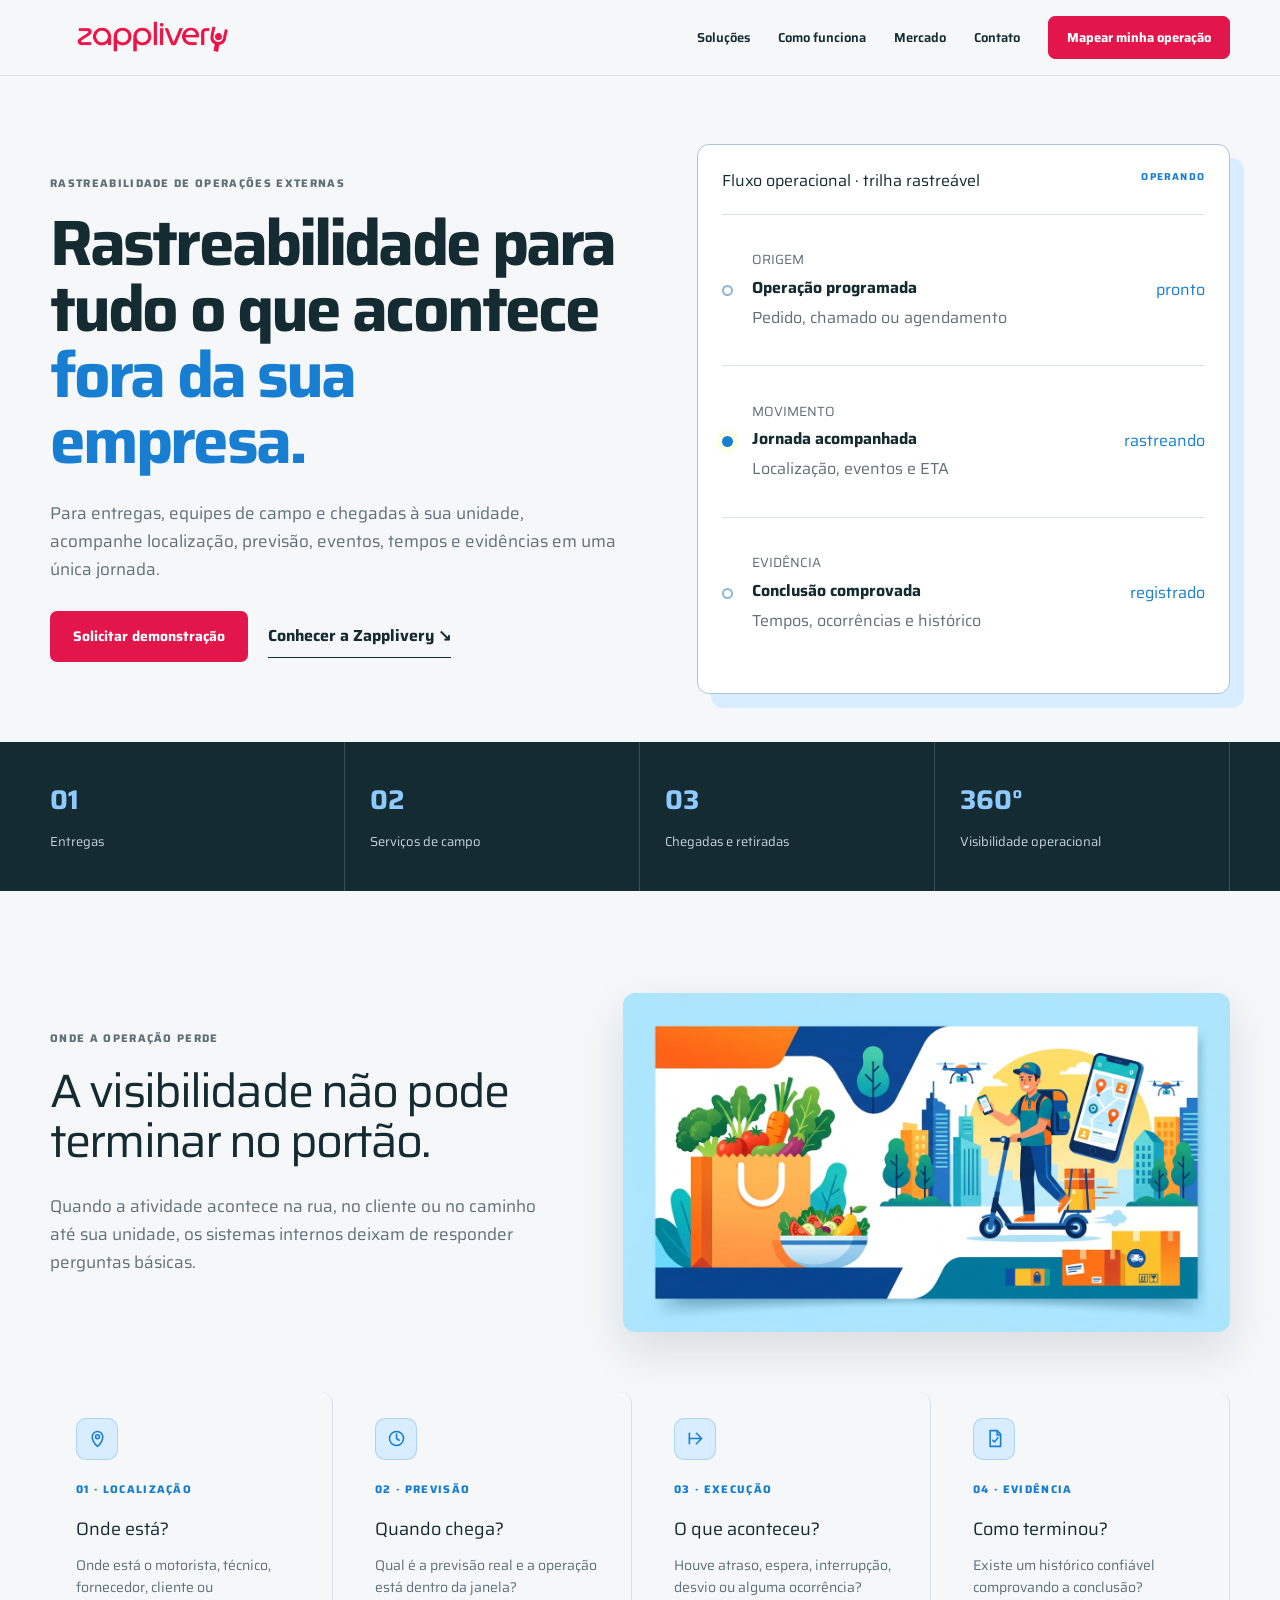
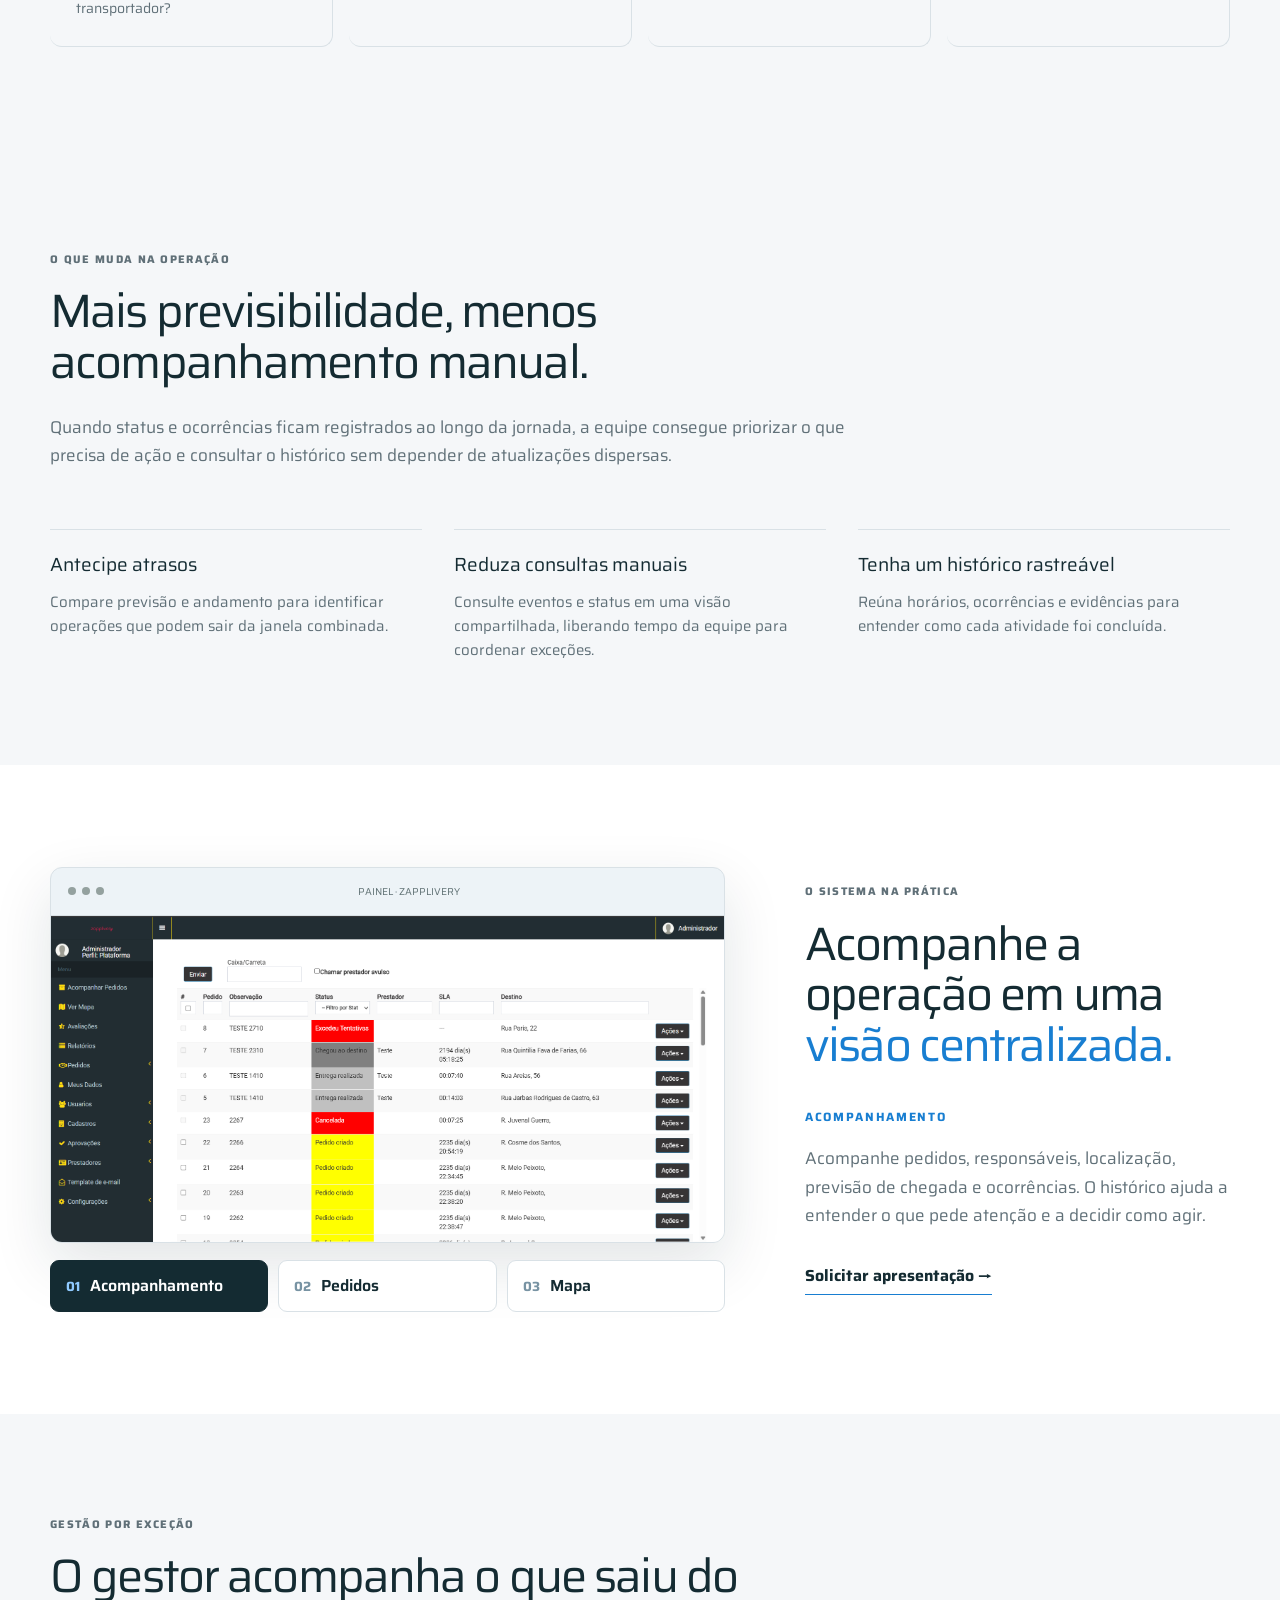
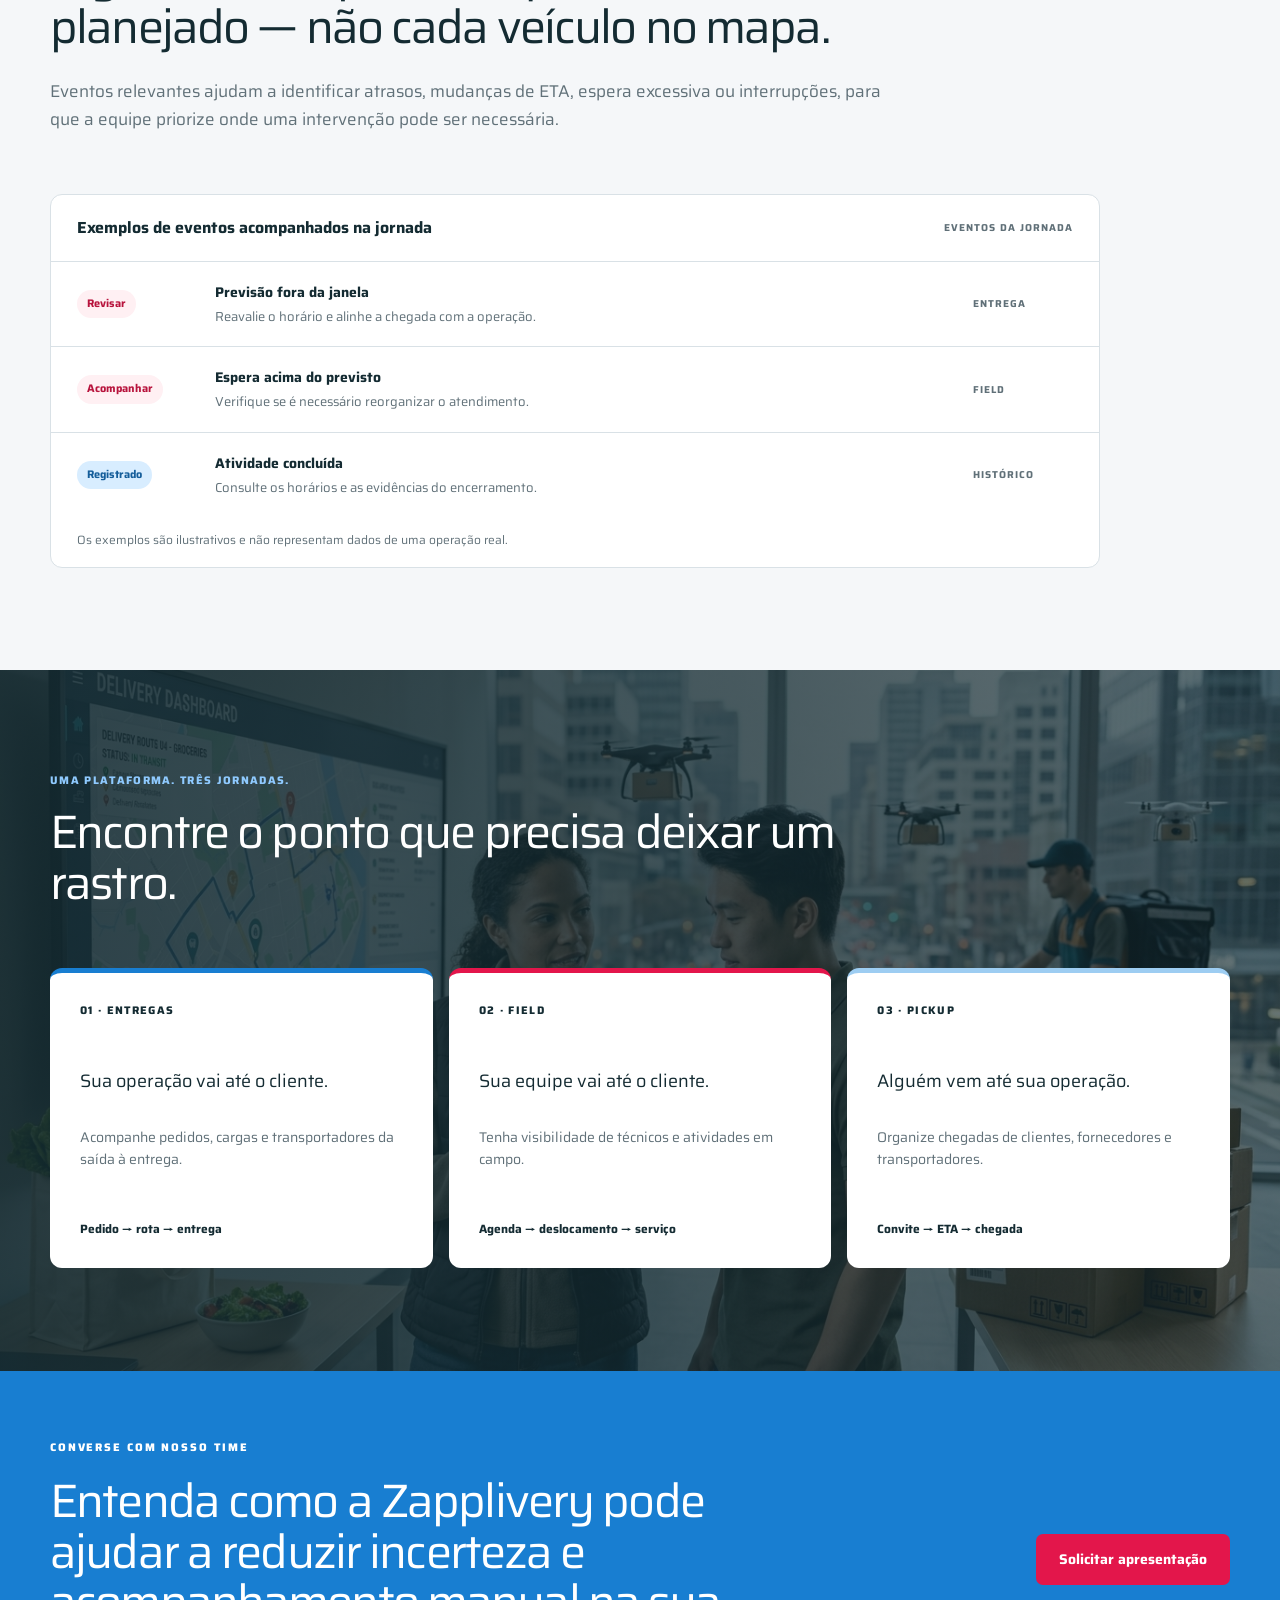
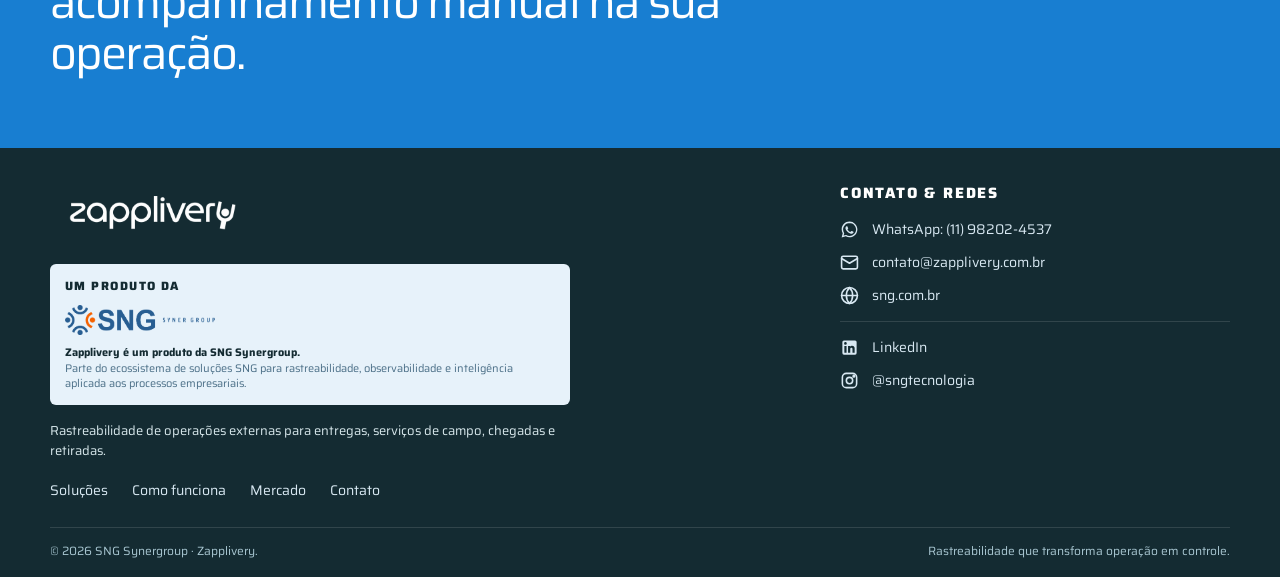
<file: index.html>
<!doctype html>
<html lang="pt-BR">
  <head>
    <meta charset="utf-8" />
    <meta name="viewport" content="width=device-width,initial-scale=1" />
    <title>Zapplivery | Rastreabilidade de operações externas</title>
    <meta
      name="description"
      content="Acompanhe entregas, equipes de campo e chegadas à sua operação com localização, previsão, eventos e evidências em uma única jornada."
    />
    <link rel="icon" href="assets/images/favicon.ico" sizes="any" />
    <link rel="stylesheet" href="assets/css/layout.css" />
    <link rel="stylesheet" href="assets/css/logo.css" />
    <link rel="stylesheet" href="assets/css/screenshots.css" />
    <link rel="stylesheet" href="assets/css/footer.css" />
    <link rel="stylesheet" href="assets/css/sng-logo.css" />
    <link rel="stylesheet" href="assets/css/image-fit.css" />
    <link rel="stylesheet" href="assets/css/theme.css" />
    <link rel="stylesheet" href="assets/css/motion.css" />
    <link rel="stylesheet" href="assets/css/fontcash-layout.css" />
  </head>
  <body class="fc">
    <header class="fc-header">
      <a class="fc-logo" href="index.html">zapplivery</a
      ><button class="fc-menu" type="button" aria-label="Abrir menu" aria-expanded="false"><span></span><span></span><span></span></button>
      <nav class="fc-nav">
        <a href="solucoes.html">Soluções</a
        ><a href="como-funciona.html">Como funciona</a
        ><a href="aplicacoes.html">Mercado</a><a href="contato.html">Contato</a
        ><a class="fc-cta" href="contato.html">Mapear minha operação</a>
      </nav>
    </header>
    <main>
      <section class="fc-hero">
        <div>
          <p class="fc-kicker">Rastreabilidade de operações externas</p>
          <h1>
            Rastreabilidade para tudo o que acontece
            <em>fora da sua empresa.</em>
          </h1>
          <p class="fc-lead">
            Para entregas, equipes de campo e chegadas à sua unidade, acompanhe
            localização, previsão, eventos, tempos e evidências em uma única
            jornada.
          </p>
          <div class="fc-actions">
            <a class="fc-button" href="contato.html"
              >Solicitar demonstração</a
            ><a class="fc-link" href="como-funciona.html"
              >Conhecer a Zapplivery ↘</a
            >
          </div>
        </div>
        <div class="fc-flow">
          <div class="fc-flow-head">
            <span>Fluxo operacional · trilha rastreável</span><b>OPERANDO</b>
          </div>
          <div class="fc-flow-item">
            <i></i>
            <div>
              <small>ORIGEM</small><strong>Operação programada</strong
              ><span>Pedido, chamado ou agendamento</span>
            </div>
            <mark>pronto</mark>
          </div>
          <div class="fc-flow-item live">
            <i></i>
            <div>
              <small>MOVIMENTO</small><strong>Jornada acompanhada</strong
              ><span>Localização, eventos e ETA</span>
            </div>
            <mark>rastreando</mark>
          </div>
          <div class="fc-flow-item">
            <i></i>
            <div>
              <small>EVIDÊNCIA</small><strong>Conclusão comprovada</strong
              ><span>Tempos, ocorrências e histórico</span>
            </div>
            <mark>registrado</mark>
          </div>
        </div>
      </section>
      <section class="fc-strip">
        <div><b>01</b><span>Entregas</span></div>
        <div><b>02</b><span>Serviços de campo</span></div>
        <div><b>03</b><span>Chegadas e retiradas</span></div>
        <div><b>360°</b><span>Visibilidade operacional</span></div>
      </section>
      <section class="fc-section">
        <div class="fc-context-intro">
          <div class="fc-intro">
            <p class="fc-kicker">Onde a operação perde</p>
            <h2>A visibilidade não pode terminar no portão.</h2>
            <p class="fc-copy">
              Quando a atividade acontece na rua, no cliente ou no caminho até sua
              unidade, os sistemas internos deixam de responder perguntas básicas.
            </p>
          </div>
          <img
            class="fc-context-drawing"
            src="assets/images/drawing.jpeg"
            alt="Ilustração de entregas e serviços em campo acompanhados por aplicativo"
            loading="lazy"
          />
        </div>
        <div class="fc-grid-4">
          <article>
            <div class="fc-feature-icon" aria-hidden="true"><svg viewBox="0 0 24 24"><path d="M12 21s6-5.1 6-11a6 6 0 1 0-12 0c0 5.9 6 11 6 11Z"/><circle cx="12" cy="10" r="2.2"/></svg></div>
            <span>01 · LOCALIZAÇÃO</span>
            <h3>Onde está?</h3>
            <p>
              Onde está o motorista, técnico, fornecedor, cliente ou
              transportador?
            </p>
          </article>
          <article>
            <div class="fc-feature-icon" aria-hidden="true"><svg viewBox="0 0 24 24"><circle cx="12" cy="12" r="8"/><path d="M12 7v5l3 2"/></svg></div>
            <span>02 · PREVISÃO</span>
            <h3>Quando chega?</h3>
            <p>Qual é a previsão real e a operação está dentro da janela?</p>
          </article>
          <article>
            <div class="fc-feature-icon" aria-hidden="true"><svg viewBox="0 0 24 24"><path d="M5 12h14M13 6l6 6-6 6"/><path d="M5 6v12"/></svg></div>
            <span>03 · EXECUÇÃO</span>
            <h3>O que aconteceu?</h3>
            <p>
              Houve atraso, espera, interrupção, desvio ou alguma ocorrência?
            </p>
          </article>
          <article>
            <div class="fc-feature-icon" aria-hidden="true"><svg viewBox="0 0 24 24"><path d="M7 3h8l4 4v14H7z"/><path d="M15 3v5h4M10 14l2 2 4-5"/></svg></div>
            <span>04 · EVIDÊNCIA</span>
            <h3>Como terminou?</h3>
            <p>Existe um histórico confiável comprovando a conclusão?</p>
          </article>
        </div>
      </section>
      <section class="fc-section fc-outcomes-section">
        <div class="fc-intro">
          <p class="fc-kicker">O que muda na operação</p>
          <h2>Mais previsibilidade, menos acompanhamento manual.</h2>
          <p class="fc-copy">
            Quando status e ocorrências ficam registrados ao longo da jornada,
            a equipe consegue priorizar o que precisa de ação e consultar o
            histórico sem depender de atualizações dispersas.
          </p>
        </div>
        <div class="fc-outcomes">
          <article>
            <h3>Antecipe atrasos</h3>
            <p>
              Compare previsão e andamento para identificar operações que
              podem sair da janela combinada.
            </p>
          </article>
          <article>
            <h3>Reduza consultas manuais</h3>
            <p>
              Consulte eventos e status em uma visão compartilhada, liberando
              tempo da equipe para coordenar exceções.
            </p>
          </article>
          <article>
            <h3>Tenha um histórico rastreável</h3>
            <p>
              Reúna horários, ocorrências e evidências para entender como cada
              atividade foi concluída.
            </p>
          </article>
        </div>
      </section>
      <section class="fc-section fc-system-section">
        <div class="fc-system-layout">
          <div class="fc-system-visual">
            <div class="fc-screen">
              <div class="fc-screen-bar">
                <i></i><i></i><i></i><span>PAINEL · ZAPPLIVERY</span>
              </div>
              <img
                id="platform-shot"
                src="assets/images/acompanharpedidos.png"
                alt="Painel de acompanhamento da Zapplivery"
              />
            </div>
            <div class="fc-tabs fc-tabs-row">
              <button
                class="fc-tab active"
                data-shot="assets/images/acompanharpedidos.png"
                data-label="ACOMPANHAMENTO"
                data-description="Acompanhe pedidos, responsáveis, localização, previsão de chegada e ocorrências. O histórico ajuda a entender o que pede atenção e a decidir como agir."
              >
                <small>01</small>Acompanhamento</button
              ><button
                class="fc-tab"
                data-shot="assets/images/pedidos.png"
                data-label="PEDIDOS"
                data-description="Filtre pedidos, acompanhe prestadores, SLAs, destinos e ocorrências em um único painel."
              >
                <small>02</small>Pedidos</button
              ><button
                class="fc-tab"
                data-shot="assets/images/vernomapa.png"
                data-label="MAPA"
                data-description="Visualize rotas, localizações e movimentações da operação em tempo real."
              >
                <small>03</small>Mapa
              </button>
            </div>
          </div>
          <div class="fc-system-copy">
            <p class="fc-kicker">O sistema na prática</p>
            <h2>Acompanhe a operação em uma <em>visão centralizada.</em></h2>
            <b id="shot-label">ACOMPANHAMENTO</b>
            <p id="shot-description" class="fc-copy">
              Acompanhe pedidos, responsáveis, localização, previsão de
              chegada e ocorrências. O histórico ajuda a entender o que pede
              atenção e a decidir como agir.
            </p>
            <a class="fc-system-link" href="contato.html"
              >Solicitar apresentação →</a
            >
          </div>
        </div>
      </section>
      <section class="fc-section fc-exceptions-section">
        <div class="fc-intro">
          <p class="fc-kicker">Gestão por exceção</p>
          <h2>O gestor acompanha o que saiu do planejado — não cada veículo no mapa.</h2>
          <p class="fc-copy">
            Eventos relevantes ajudam a identificar atrasos, mudanças de ETA,
            espera excessiva ou interrupções, para que a equipe priorize onde
            uma intervenção pode ser necessária.
          </p>
        </div>
        <div
          class="fc-exception-panel"
          aria-label="Exemplos ilustrativos de eventos operacionais"
        >
          <div class="fc-exception-panel-head">
            <strong>Exemplos de eventos acompanhados na jornada</strong>
            <span>EVENTOS DA JORNADA</span>
          </div>
          <ul class="fc-exception-list">
            <li>
              <span class="fc-exception-status attention">Revisar</span>
              <span>
                <strong>Previsão fora da janela</strong>
                <small>Reavalie o horário e alinhe a chegada com a operação.</small>
              </span>
              <span class="fc-exception-type">ENTREGA</span>
            </li>
            <li>
              <span class="fc-exception-status attention">Acompanhar</span>
              <span>
                <strong>Espera acima do previsto</strong>
                <small>Verifique se é necessário reorganizar o atendimento.</small>
              </span>
              <span class="fc-exception-type">FIELD</span>
            </li>
            <li>
              <span class="fc-exception-status recorded">Registrado</span>
              <span>
                <strong>Atividade concluída</strong>
                <small>Consulte os horários e as evidências do encerramento.</small>
              </span>
              <span class="fc-exception-type">HISTÓRICO</span>
            </li>
          </ul>
          <p class="fc-exception-note">
            Os exemplos são ilustrativos e não representam dados de uma
            operação real.
          </p>
        </div>
      </section>
      <section class="fc-section fc-delivery-section">
        <div class="fc-intro">
          <p class="fc-kicker">Uma plataforma. Três jornadas.</p>
          <h2>Encontre o ponto que precisa deixar um rastro.</h2>
        </div>
        <div class="fc-cards">
          <article class="fc-card">
            <small>01 · ENTREGAS</small>
            <h3>Sua operação vai até o cliente.</h3>
            <p>
              Acompanhe pedidos, cargas e transportadores da saída à entrega.
            </p>
            <b>Pedido → rota → entrega</b>
          </article>
          <article class="fc-card">
            <small>02 · FIELD</small>
            <h3>Sua equipe vai até o cliente.</h3>
            <p>Tenha visibilidade de técnicos e atividades em campo.</p>
            <b>Agenda → deslocamento → serviço</b>
          </article>
          <article class="fc-card">
            <small>03 · PICKUP</small>
            <h3>Alguém vem até sua operação.</h3>
            <p>
              Organize chegadas de clientes, fornecedores e transportadores.
            </p>
            <b>Convite → ETA → chegada</b>
          </article>
        </div>
      </section>
      <section class="fc-cta-band">
        <div class="fc-cta-copy">
          <p class="fc-cta-kicker">Converse com nosso time</p>
          <h2>
            Entenda como a Zapplivery pode ajudar a reduzir incerteza e
            acompanhamento manual na sua operação.
          </h2>
        </div>
        <a class="fc-cta" href="contato.html">Solicitar apresentação</a>
      </section>
    </main>
    <footer class="fc-footer">
      <div>
        <a class="fc-logo" href="index.html">zapplivery</a>
        <p>
          Rastreabilidade para entregas, serviços de campo, chegadas e
          retiradas. Um produto da SNG Synergroup.
        </p>
      </div>
      <nav>
        <a href="solucoes.html">Soluções</a
        ><a href="como-funciona.html">Como funciona</a
        ><a href="aplicacoes.html">Mercado</a><a href="contato.html">Contato</a>
      </nav>
      <small>© 2026 SNG Synergroup · Zapplivery.</small>
    </footer>
    <script src="assets/js/site.js"></script>
  </body>
</html>
</file>
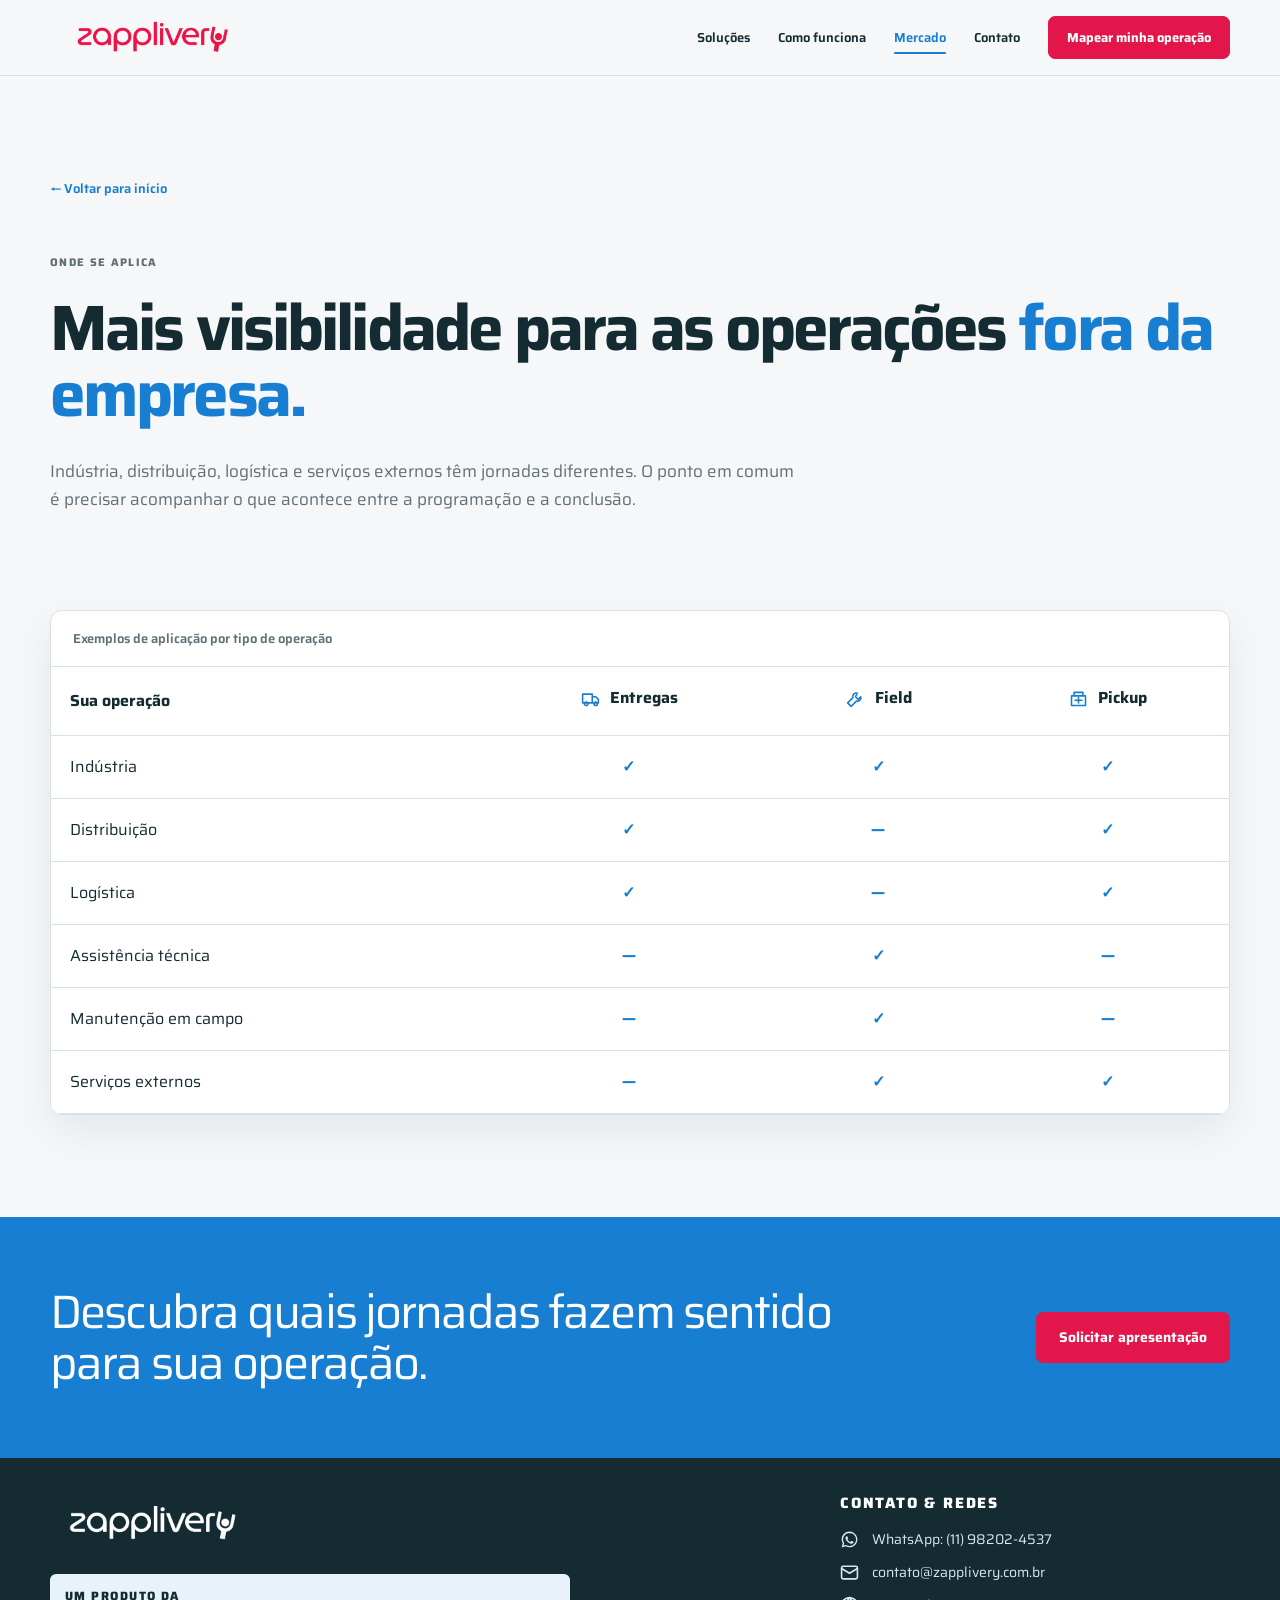
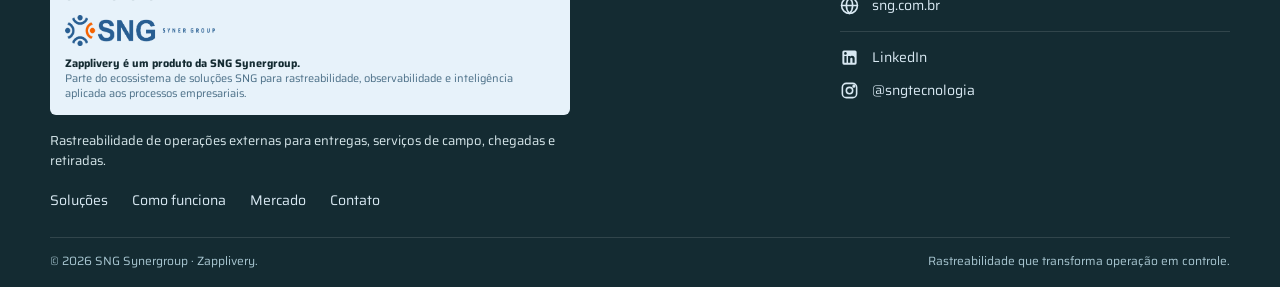
<file: aplicacoes.html>
<!doctype html>
<html lang="pt-BR">
  <head>
    <meta charset="utf-8" />
    <meta name="viewport" content="width=device-width,initial-scale=1" />
    <title>Mercado | Zapplivery</title>
    <meta
      name="description"
      content="Veja como a Zapplivery se aplica a operações de indústria, distribuição, logística, assistência técnica e serviços externos."
    />
    <link rel="icon" href="assets/images/favicon.ico" sizes="any" />
    <link rel="stylesheet" href="assets/css/layout.css" />
    <link rel="stylesheet" href="assets/css/logo.css" />
    <link rel="stylesheet" href="assets/css/screenshots.css" />
    <link rel="stylesheet" href="assets/css/footer.css" />
    <link rel="stylesheet" href="assets/css/sng-logo.css" />
    <link rel="stylesheet" href="assets/css/image-fit.css" />
    <link rel="stylesheet" href="assets/css/theme.css" />
    <link rel="stylesheet" href="assets/css/motion.css" />
    <link rel="stylesheet" href="assets/css/fontcash-layout.css" />
  </head>
  <body class="fc">
    <header class="fc-header">
      <a class="fc-logo" href="index.html">zapplivery</a
      ><button class="fc-menu" type="button" aria-label="Abrir menu" aria-expanded="false"><span></span><span></span><span></span></button>
      <nav class="fc-nav">
        <a href="solucoes.html">Soluções</a
        ><a href="como-funciona.html">Como funciona</a
        ><a class="active" href="aplicacoes.html">Mercado</a
        ><a href="contato.html">Contato</a
        ><a class="fc-cta" href="contato.html">Mapear minha operação</a>
      </nav>
    </header>
    <main>
      <section class="fc-page-hero">
        <a class="fc-back-link" href="index.html">← Voltar para início</a>
        <p class="fc-kicker">Onde se aplica</p>
        <h1>Mais visibilidade para as operações <em>fora da empresa.</em></h1>
        <p class="fc-lead">
          Indústria, distribuição, logística e serviços externos têm jornadas
          diferentes. O ponto em comum é precisar acompanhar o que acontece
          entre a programação e a conclusão.
        </p>
      </section>
      <section class="fc-section fc-applications-section">
        <div
          class="fc-table-wrap"
          role="region"
          aria-label="Tabela de aplicação por tipo de operação"
          tabindex="0"
        >
          <table class="fc-table">
            <caption class="fc-table-caption">
              Exemplos de aplicação por tipo de operação
            </caption>
            <thead>
              <tr>
                <th>Sua operação</th>
                <th><span class="fc-table-heading"><svg aria-hidden="true" viewBox="0 0 24 24"><path d="M3 7h11v10H3zM14 10h4l3 3v4h-7z"/><circle cx="7" cy="18" r="2"/><circle cx="18" cy="18" r="2"/></svg>Entregas</span></th>
                <th><span class="fc-table-heading"><svg aria-hidden="true" viewBox="0 0 24 24"><path d="M14 6a4 4 0 0 0-5 5L3 17l4 4 6-6a4 4 0 0 0 5-5l-3 3-3-3z"/></svg>Field</span></th>
                <th><span class="fc-table-heading"><svg aria-hidden="true" viewBox="0 0 24 24"><path d="M4 9h16v11H4zM7 9V5h10v4"/><path d="M8 14h8M12 11v6"/></svg>Pickup</span></th>
              </tr>
            </thead>
            <tbody>
              <tr>
                <td>Indústria</td>
                <td>✓</td>
                <td>✓</td>
                <td>✓</td>
              </tr>
              <tr>
                <td>Distribuição</td>
                <td>✓</td>
                <td>—</td>
                <td>✓</td>
              </tr>
              <tr>
                <td>Logística</td>
                <td>✓</td>
                <td>—</td>
                <td>✓</td>
              </tr>
              <tr>
                <td>Assistência técnica</td>
                <td>—</td>
                <td>✓</td>
                <td>—</td>
              </tr>
              <tr>
                <td>Manutenção em campo</td>
                <td>—</td>
                <td>✓</td>
                <td>—</td>
              </tr>
              <tr>
                <td>Serviços externos</td>
                <td>—</td>
                <td>✓</td>
                <td>✓</td>
              </tr>
            </tbody>
          </table>
        </div>
        <p class="fc-table-scroll-hint">
          Em telas menores, deslize a tabela horizontalmente para ver todas as
          jornadas.
        </p>
      </section>
      <section class="fc-cta-band">
        <h2>Descubra quais jornadas fazem sentido para sua operação.</h2>
        <a class="fc-cta" href="contato.html">Solicitar apresentação</a>
      </section>
    </main>
    <footer class="fc-footer">
      <div>
        <a class="fc-logo" href="index.html">zapplivery</a>
        <p>Um produto da SNG Synergroup.</p>
      </div>
      <nav>
        <a href="solucoes.html">Soluções</a
        ><a href="como-funciona.html">Como funciona</a
        ><a href="aplicacoes.html">Mercado</a><a href="contato.html">Contato</a>
      </nav>
      <small>© 2026 SNG Synergroup.</small>
    </footer>
    <script src="assets/js/site.js"></script>
  </body>
</html>
</file>
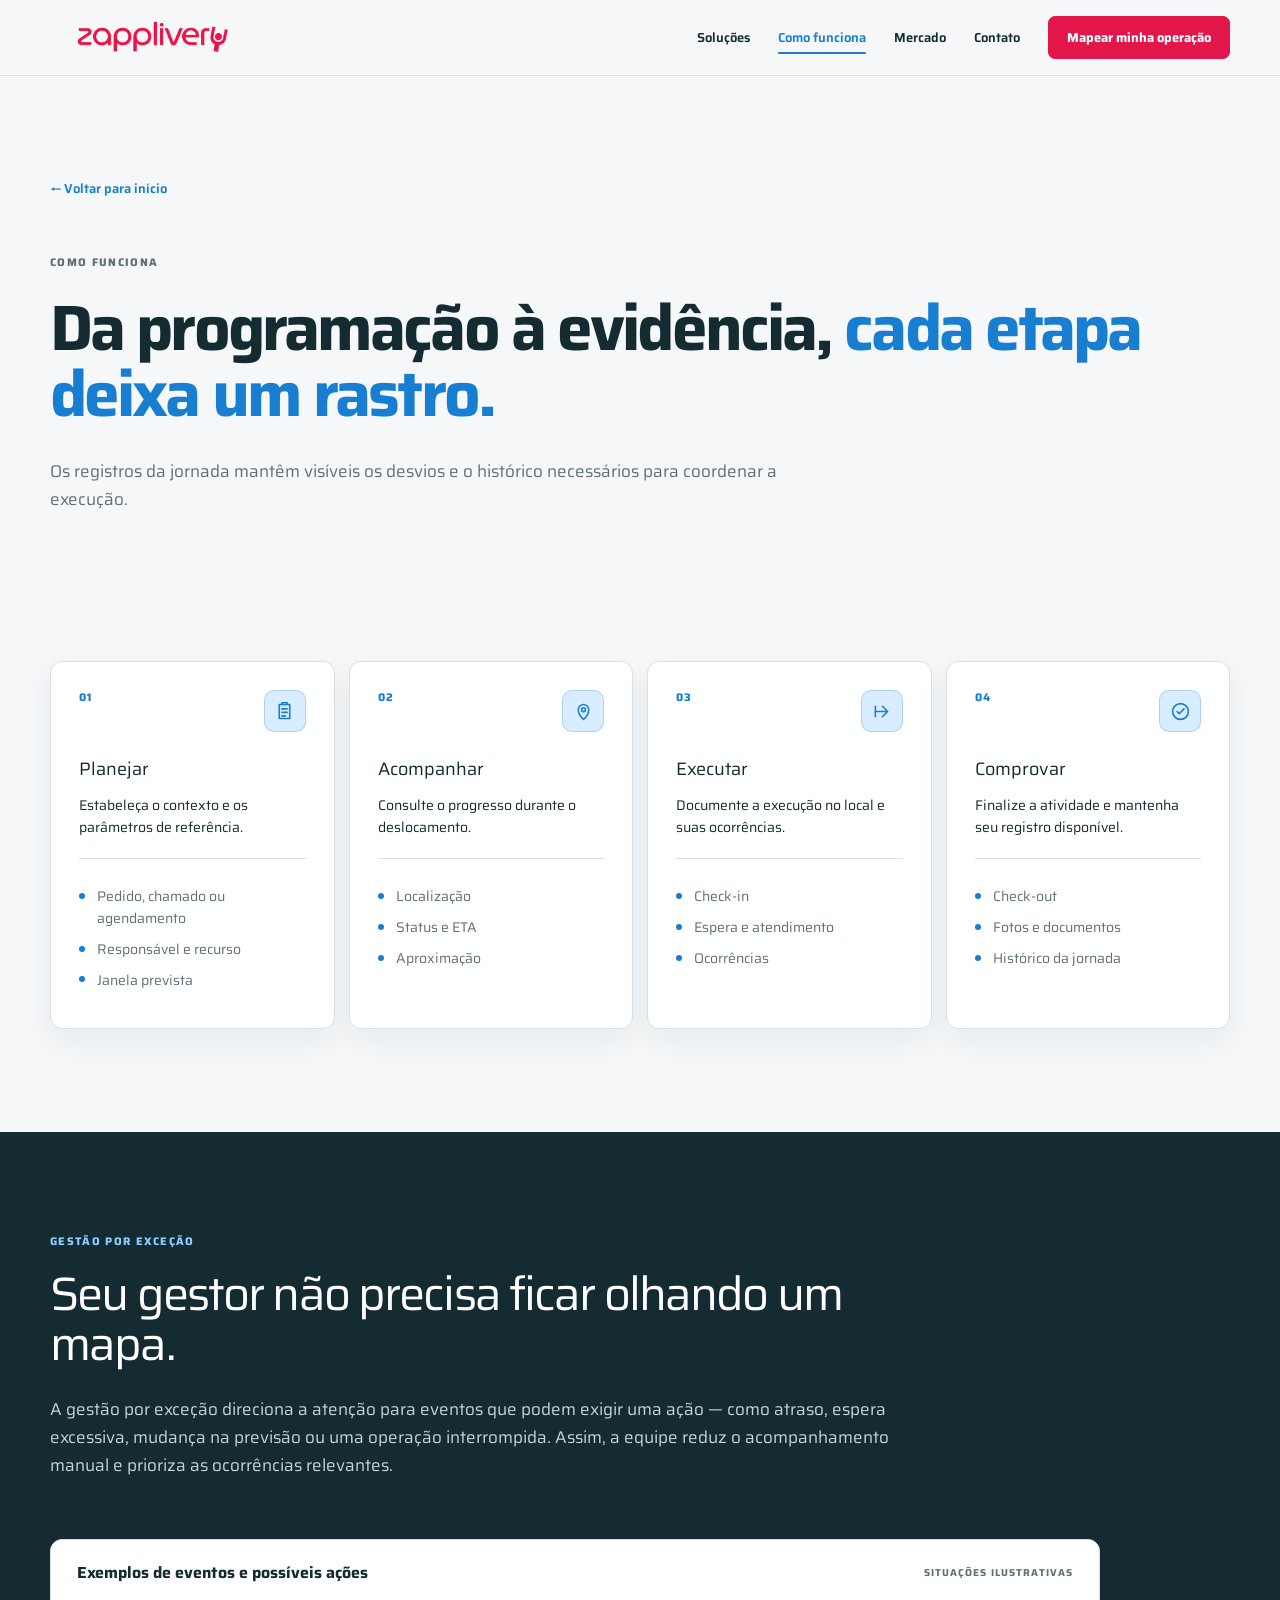
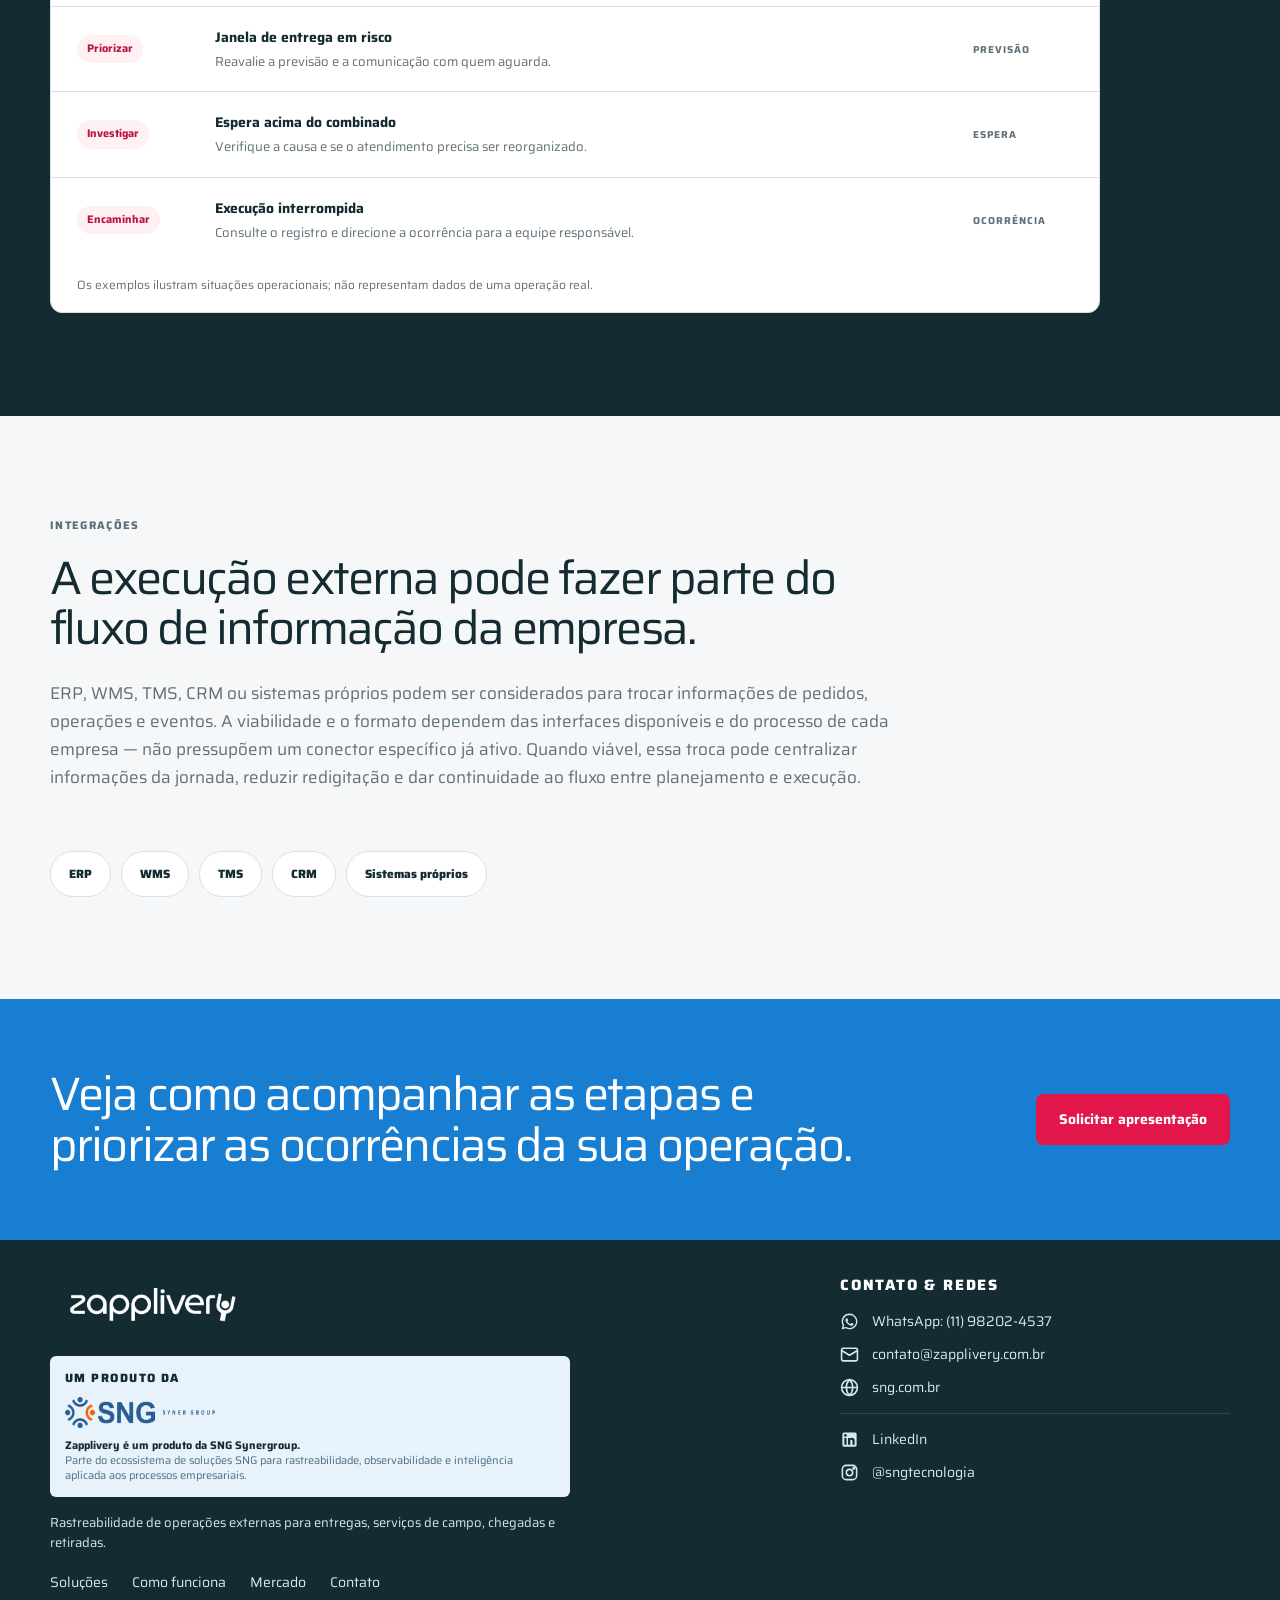
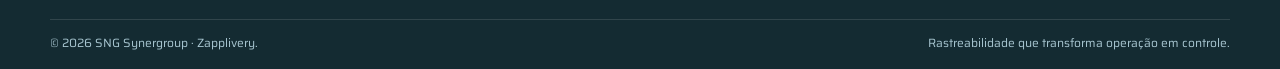
<file: como-funciona.html>
<!doctype html>
<html lang="pt-BR">
  <head>
    <meta charset="utf-8" />
    <meta name="viewport" content="width=device-width,initial-scale=1" />
    <title>Como funciona | Zapplivery</title>
    <meta
      name="description"
      content="Entenda as etapas de planejamento, acompanhamento, execução e comprovação, além da gestão por exceção e das possibilidades de integração."
    />
    <link rel="icon" href="assets/images/favicon.ico" sizes="any" />
    <link rel="stylesheet" href="assets/css/layout.css" />
    <link rel="stylesheet" href="assets/css/logo.css" />
    <link rel="stylesheet" href="assets/css/screenshots.css" />
    <link rel="stylesheet" href="assets/css/footer.css" />
    <link rel="stylesheet" href="assets/css/sng-logo.css" />
    <link rel="stylesheet" href="assets/css/image-fit.css" />
    <link rel="stylesheet" href="assets/css/theme.css" />
    <link rel="stylesheet" href="assets/css/motion.css" />
    <link rel="stylesheet" href="assets/css/fontcash-layout.css" />
  </head>
  <body class="fc">
    <header class="fc-header">
      <a class="fc-logo" href="index.html">zapplivery</a
      ><button class="fc-menu" type="button" aria-label="Abrir menu" aria-expanded="false"><span></span><span></span><span></span></button>
      <nav class="fc-nav">
        <a href="solucoes.html">Soluções</a
        ><a class="active" href="como-funciona.html">Como funciona</a
        ><a href="aplicacoes.html">Mercado</a><a href="contato.html">Contato</a
        ><a class="fc-cta" href="contato.html">Mapear minha operação</a>
      </nav>
    </header>
    <main>
      <section class="fc-page-hero">
        <a class="fc-back-link" href="index.html">← Voltar para início</a>
        <p class="fc-kicker">Como funciona</p>
        <h1>
          Da programação à evidência, <em>cada etapa deixa um rastro.</em>
        </h1>
        <p class="fc-lead">
          Os registros da jornada mantêm visíveis os desvios e o histórico
          necessários para coordenar a execução.
        </p>
      </section>
      <section class="fc-section">
        <div class="fc-process">
          <article>
            <div class="fc-process-top"><span>01</span><div class="fc-feature-icon" aria-hidden="true"><svg viewBox="0 0 24 24"><path d="M6 4h12v16H6z"/><path d="M9 4V2h6v2M9 9h6M9 13h6M9 17h4"/></svg></div></div>
            <h3>Planejar</h3>
            <p>Estabeleça o contexto e os parâmetros de referência.</p>
            <ul>
              <li>Pedido, chamado ou agendamento</li>
              <li>Responsável e recurso</li>
              <li>Janela prevista</li>
            </ul>
          </article>
          <article>
            <div class="fc-process-top"><span>02</span><div class="fc-feature-icon" aria-hidden="true"><svg viewBox="0 0 24 24"><path d="M12 21s6-5.1 6-11a6 6 0 1 0-12 0c0 5.9 6 11 6 11Z"/><circle cx="12" cy="10" r="2.2"/></svg></div></div>
            <h3>Acompanhar</h3>
            <p>Consulte o progresso durante o deslocamento.</p>
            <ul>
              <li>Localização</li>
              <li>Status e ETA</li>
              <li>Aproximação</li>
            </ul>
          </article>
          <article>
            <div class="fc-process-top"><span>03</span><div class="fc-feature-icon" aria-hidden="true"><svg viewBox="0 0 24 24"><path d="M5 12h14M13 6l6 6-6 6"/><path d="M5 6v12"/></svg></div></div>
            <h3>Executar</h3>
            <p>Documente a execução no local e suas ocorrências.</p>
            <ul>
              <li>Check-in</li>
              <li>Espera e atendimento</li>
              <li>Ocorrências</li>
            </ul>
          </article>
          <article>
            <div class="fc-process-top"><span>04</span><div class="fc-feature-icon" aria-hidden="true"><svg viewBox="0 0 24 24"><circle cx="12" cy="12" r="9"/><path d="m8 12 2.5 2.5L16 9"/></svg></div></div>
            <h3>Comprovar</h3>
            <p>Finalize a atividade e mantenha seu registro disponível.</p>
            <ul>
              <li>Check-out</li>
              <li>Fotos e documentos</li>
              <li>Histórico da jornada</li>
            </ul>
          </article>
        </div>
      </section>
      <section class="fc-section fc-dark">
        <div class="fc-intro">
          <p class="fc-kicker">Gestão por exceção</p>
          <h2>Seu gestor não precisa ficar olhando um mapa.</h2>
          <p class="fc-copy">
            A gestão por exceção direciona a atenção para eventos que podem
            exigir uma ação — como atraso, espera excessiva, mudança na previsão
            ou uma operação interrompida. Assim, a equipe reduz o
            acompanhamento manual e prioriza as ocorrências relevantes.
          </p>
        </div>
        <div class="fc-exception-panel" aria-label="Exemplos de eventos que podem exigir ação">
          <div class="fc-exception-panel-head">
            <strong>Exemplos de eventos e possíveis ações</strong>
            <span>SITUAÇÕES ILUSTRATIVAS</span>
          </div>
          <ul class="fc-exception-list">
            <li>
              <span class="fc-exception-status attention">Priorizar</span>
              <span><strong>Janela de entrega em risco</strong><small>Reavalie a previsão e a comunicação com quem aguarda.</small></span>
              <span class="fc-exception-type">PREVISÃO</span>
            </li>
            <li>
              <span class="fc-exception-status attention">Investigar</span>
              <span><strong>Espera acima do combinado</strong><small>Verifique a causa e se o atendimento precisa ser reorganizado.</small></span>
              <span class="fc-exception-type">ESPERA</span>
            </li>
            <li>
              <span class="fc-exception-status attention">Encaminhar</span>
              <span><strong>Execução interrompida</strong><small>Consulte o registro e direcione a ocorrência para a equipe responsável.</small></span>
              <span class="fc-exception-type">OCORRÊNCIA</span>
            </li>
          </ul>
          <p class="fc-exception-note">
            Os exemplos ilustram situações operacionais; não representam dados
            de uma operação real.
          </p>
        </div>
      </section>
      <section class="fc-section">
        <div class="fc-intro">
          <p class="fc-kicker">Integrações</p>
          <h2>A execução externa pode fazer parte do fluxo de informação da empresa.</h2>
          <p class="fc-copy">
            ERP, WMS, TMS, CRM ou sistemas próprios podem ser considerados para
            trocar informações de pedidos, operações e eventos. A viabilidade
            e o formato dependem das interfaces disponíveis e do processo de
            cada empresa — não pressupõem um conector específico já ativo.
            Quando viável, essa troca pode centralizar informações da jornada,
            reduzir redigitação e dar continuidade ao fluxo entre planejamento
            e execução.
          </p>
        </div>
        <div class="fc-chips" aria-label="Tipos de sistemas considerados">
          <span>ERP</span><span>WMS</span><span>TMS</span><span>CRM</span
          ><span>Sistemas próprios</span>
        </div>
      </section>
      <section class="fc-cta-band">
        <h2>Veja como acompanhar as etapas e priorizar as ocorrências da sua operação.</h2>
        <a class="fc-cta" href="contato.html">Solicitar apresentação</a>
      </section>
    </main>
    <footer class="fc-footer">
      <div>
        <a class="fc-logo" href="index.html">zapplivery</a>
        <p>Rastreabilidade de operações externas.</p>
      </div>
      <nav>
        <a href="solucoes.html">Soluções</a
        ><a href="como-funciona.html">Como funciona</a
        ><a href="aplicacoes.html">Mercado</a><a href="contato.html">Contato</a>
      </nav>
      <small>© 2026 SNG Synergroup.</small>
    </footer>
    <script src="assets/js/site.js"></script>
  </body>
</html>
</file>
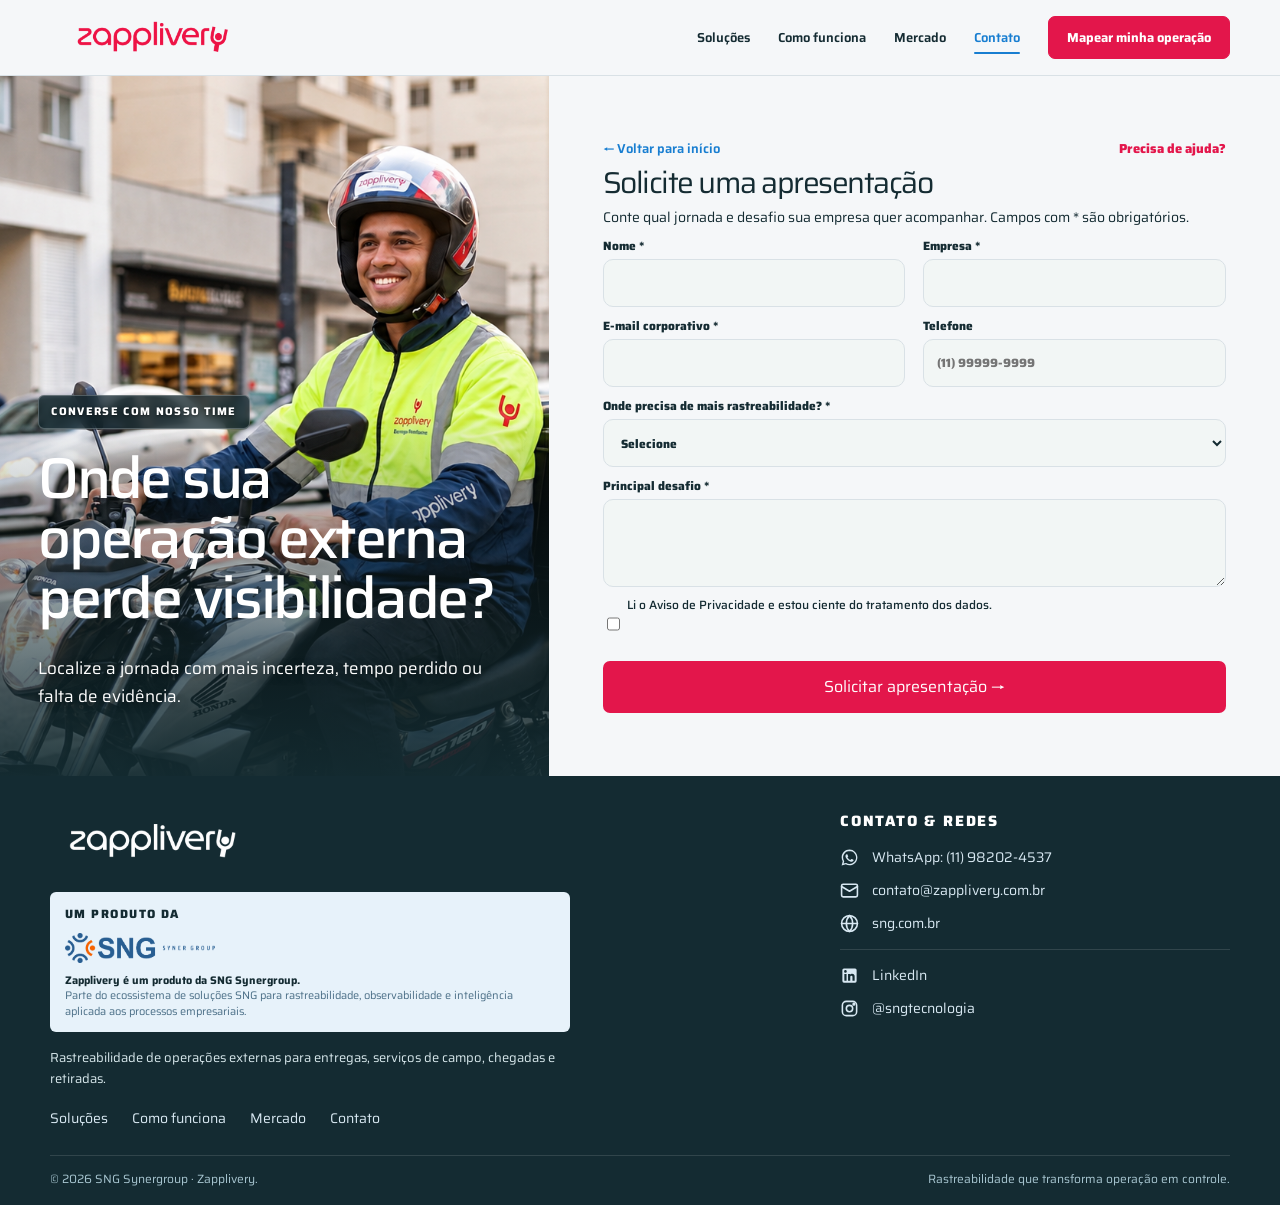
<file: contato.html>
<!doctype html>
<html lang="pt-BR">
  <head>
    <meta charset="utf-8" />
    <meta name="viewport" content="width=device-width,initial-scale=1" />
    <title>Contato | Zapplivery</title>
    <meta
      name="description"
      content="Solicite uma apresentação da Zapplivery e conte qual jornada externa ou desafio operacional sua empresa precisa acompanhar."
    />
    <link rel="icon" href="assets/images/favicon.ico" sizes="any" />
    <link rel="stylesheet" href="assets/css/layout.css" />
    <link rel="stylesheet" href="assets/css/logo.css" />
    <link rel="stylesheet" href="assets/css/screenshots.css" />
    <link rel="stylesheet" href="assets/css/footer.css" />
    <link rel="stylesheet" href="assets/css/sng-logo.css" />
    <link rel="stylesheet" href="assets/css/image-fit.css" />
    <link rel="stylesheet" href="assets/css/theme.css" />
    <link rel="stylesheet" href="assets/css/motion.css" />
    <link rel="stylesheet" href="assets/css/fontcash-layout.css" />
  </head>
  <body class="fc">
    <header class="fc-header">
      <a class="fc-logo" href="index.html">zapplivery</a
      ><button class="fc-menu" type="button" aria-label="Abrir menu" aria-expanded="false"><span></span><span></span><span></span></button>
      <nav class="fc-nav">
        <a href="solucoes.html">Soluções</a
        ><a href="como-funciona.html">Como funciona</a
        ><a href="aplicacoes.html">Mercado</a
        ><a class="active" href="contato.html">Contato</a
        ><a class="fc-cta" href="contato.html">Mapear minha operação</a>
      </nav>
    </header>
    <main>
      <section class="fc-contact">
        <div class="fc-photo">
          <img
            src="assets/images/entregador-zapplivery.png"
            alt="Entregador Zapplivery"
          />
          <div class="fc-photo-copy">
            <p class="fc-kicker">Converse com nosso time</p>
            <h1>Onde sua operação externa perde visibilidade?</h1>
            <p>
              Localize a jornada com mais incerteza, tempo perdido ou falta de
              evidência.
            </p>
          </div>
        </div>
        <form id="contact-form" class="fc-form">
          <div class="fc-form-links">
            <a class="fc-back-link" href="index.html">← Voltar para início</a>
            <a
              class="fc-help-link"
              href="https://wa.me/5511982024537"
              target="_blank"
              rel="noopener"
              >Precisa de ajuda?</a
            >
          </div>
          <h2>Solicite uma apresentação</h2>
          <p>
            Conte qual jornada e desafio sua empresa quer acompanhar. Campos
            com * são obrigatórios.
          </p>
          <label>Nome *<input name="Nome" required /></label
          ><label>Empresa *<input name="Empresa" required /></label
          ><label
            >E-mail corporativo *<input
              type="email"
              name="Email"
              required /></label
          ><label
            >Telefone<input
              type="tel"
              name="Telefone"
              placeholder="(11) 99999-9999" /></label
          ><label class="wide"
            >Onde precisa de mais rastreabilidade? *<select
              name="Operacao"
              required
            >
              <option value="">Selecione</option>
              <option>Entregas</option>
              <option>Serviços de Campo</option>
              <option>Chegadas e Retiradas / Pickup</option>
              <option>Ainda não sei</option>
            </select></label
          ><label class="wide"
            >Principal desafio *<textarea
              name="Desafio"
              rows="5"
              required
            ></textarea></label
          ><label class="wide consent"
            ><input type="checkbox" name="consentimento" required /><span
              >Li o Aviso de Privacidade e estou ciente do tratamento dos
              dados.</span
            ></label
          ><button class="fc-button wide" type="submit">
            Solicitar apresentação →
          </button>
        </form>
      </section>
    </main>
    <footer class="fc-footer">
      <div>
        <a class="fc-logo" href="index.html">zapplivery</a>
        <p>WhatsApp: (11) 98202-4537<br />contato@sng.com.br</p>
      </div>
      <nav>
        <a href="solucoes.html">Soluções</a
        ><a href="como-funciona.html">Como funciona</a
        ><a href="aplicacoes.html">Mercado</a>
      </nav>
      <small>© 2026 SNG Synergroup · Zapplivery.</small>
    </footer>
    <script src="assets/js/site.js"></script>
  </body>
</html>
</file>
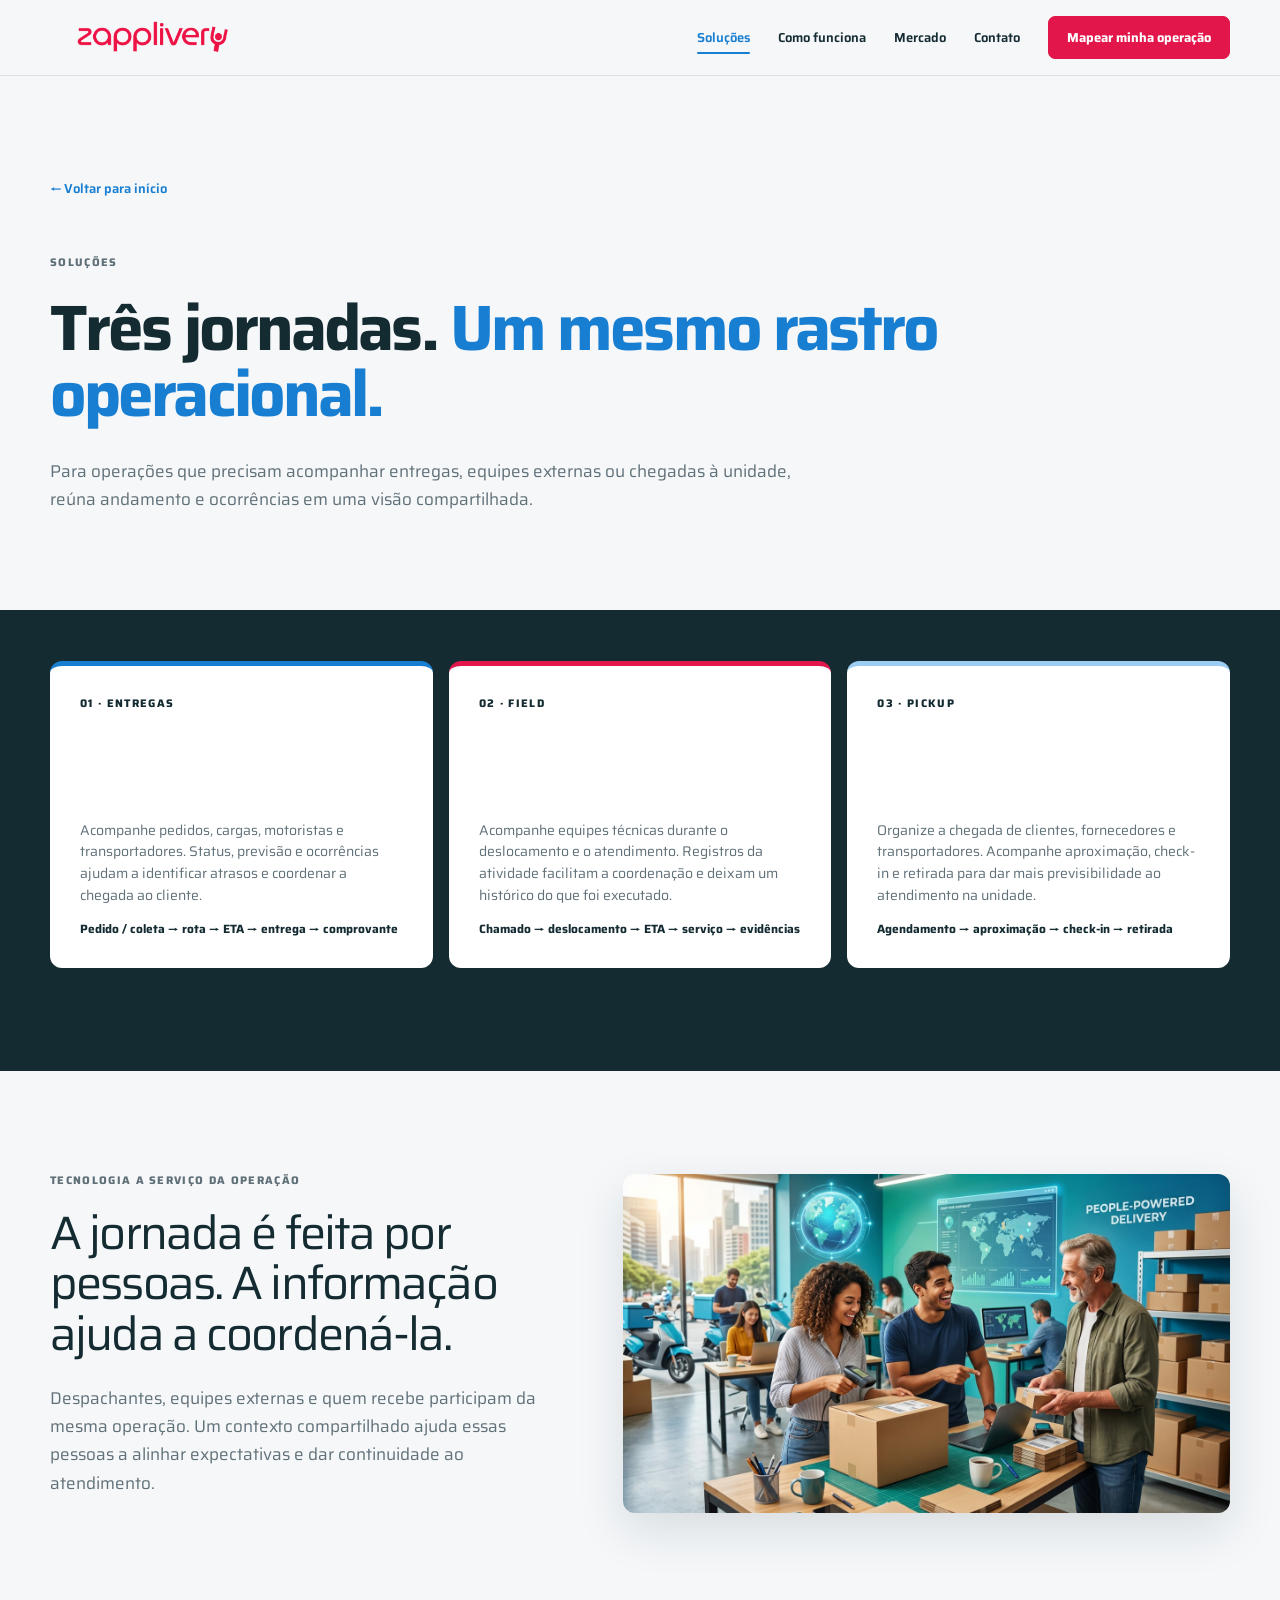
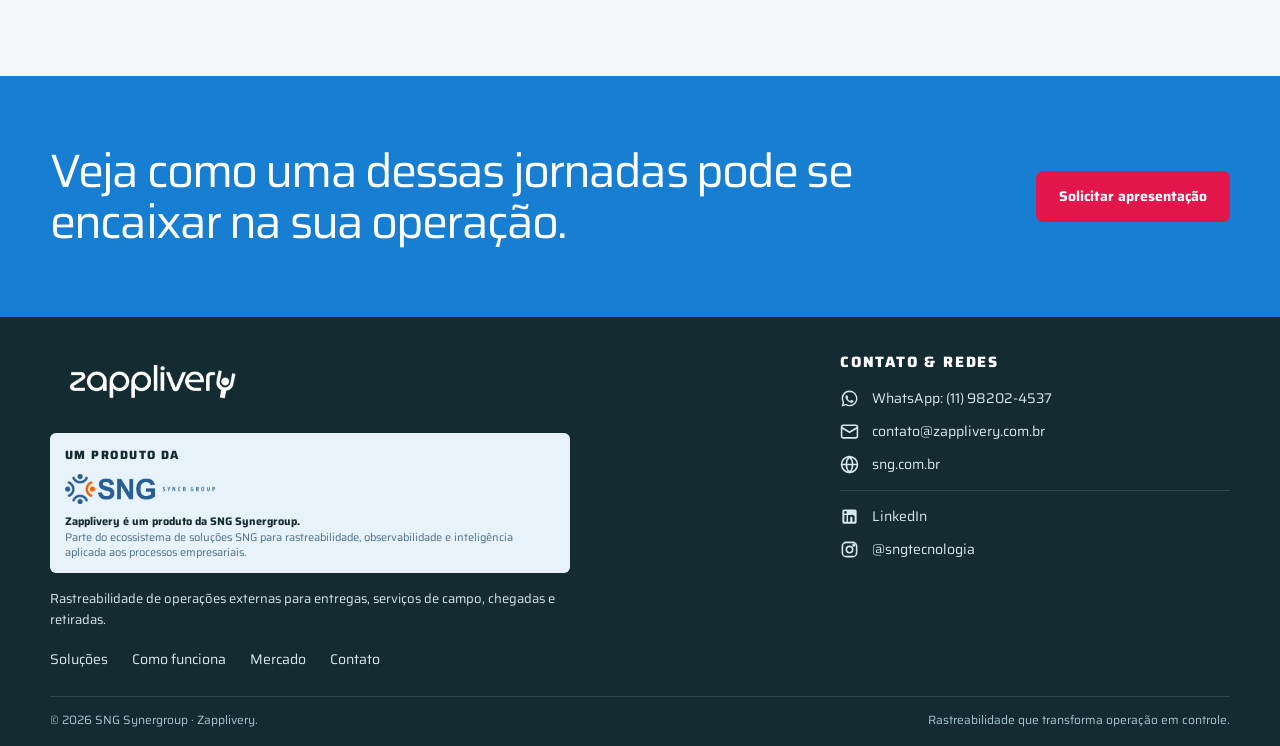
<file: solucoes.html>
<!doctype html>
<html lang="pt-BR">
  <head>
    <meta charset="utf-8" />
    <meta name="viewport" content="width=device-width,initial-scale=1" />
    <title>Soluções | Zapplivery</title>
    <meta
      name="description"
      content="Conheça as jornadas de entregas, serviços de campo e chegadas à operação, com acompanhamento de status, ocorrências e evidências."
    />
    <link rel="icon" href="assets/images/favicon.ico" sizes="any" />
    <link rel="stylesheet" href="assets/css/layout.css" />
    <link rel="stylesheet" href="assets/css/logo.css" />
    <link rel="stylesheet" href="assets/css/screenshots.css" />
    <link rel="stylesheet" href="assets/css/footer.css" />
    <link rel="stylesheet" href="assets/css/sng-logo.css" />
    <link rel="stylesheet" href="assets/css/image-fit.css" />
    <link rel="stylesheet" href="assets/css/theme.css" />
    <link rel="stylesheet" href="assets/css/motion.css" />
    <link rel="stylesheet" href="assets/css/fontcash-layout.css" />
  </head>
  <body class="fc">
    <header class="fc-header">
      <a class="fc-logo" href="index.html">zapplivery</a
      ><button class="fc-menu" type="button" aria-label="Abrir menu" aria-expanded="false"><span></span><span></span><span></span></button>
      <nav class="fc-nav">
        <a class="active" href="solucoes.html">Soluções</a
        ><a href="como-funciona.html">Como funciona</a
        ><a href="aplicacoes.html">Mercado</a><a href="contato.html">Contato</a
        ><a class="fc-cta" href="contato.html">Mapear minha operação</a>
      </nav>
    </header>
    <main>
      <section class="fc-page-hero">
        <a class="fc-back-link" href="index.html">← Voltar para início</a>
        <p class="fc-kicker">Soluções</p>
        <h1>Três jornadas. <em>Um mesmo rastro operacional.</em></h1>
        <p class="fc-lead">
          Para operações que precisam acompanhar entregas, equipes externas ou
          chegadas à unidade, reúna andamento e ocorrências em uma visão
          compartilhada.
        </p>
      </section>
      <section class="fc-section fc-dark">
        <div class="fc-cards">
          <article class="fc-card">
            <small>01 · ENTREGAS</small>
            <h3>Zapplivery Entregas</h3>
            <p>
              Acompanhe pedidos, cargas, motoristas e transportadores. Status,
              previsão e ocorrências ajudam a identificar atrasos e coordenar
              a chegada ao cliente.
            </p>
            <b>Pedido / coleta → rota → ETA → entrega → comprovante</b>
          </article>
          <article class="fc-card">
            <small>02 · FIELD</small>
            <h3>Zapplivery Field</h3>
            <p>
              Acompanhe equipes técnicas durante o deslocamento e o
              atendimento. Registros da atividade facilitam a coordenação e
              deixam um histórico do que foi executado.
            </p>
            <b>Chamado → deslocamento → ETA → serviço → evidências</b>
          </article>
          <article class="fc-card">
            <small>03 · PICKUP</small>
            <h3>Zapplivery Pickup</h3>
            <p>
              Organize a chegada de clientes, fornecedores e transportadores.
              Acompanhe aproximação, check-in e retirada para dar mais
              previsibilidade ao atendimento na unidade.
            </p>
            <b>Agendamento → aproximação → check-in → retirada</b>
          </article>
        </div>
      </section>
      <section class="fc-section">
        <div class="fc-context-intro">
          <div class="fc-intro">
            <p class="fc-kicker">Tecnologia a serviço da operação</p>
            <h2>A jornada é feita por pessoas. A informação ajuda a coordená-la.</h2>
            <p class="fc-copy">
              Despachantes, equipes externas e quem recebe participam da mesma
              operação. Um contexto compartilhado ajuda essas pessoas a alinhar
              expectativas e dar continuidade ao atendimento.
            </p>
          </div>
          <img
            class="fc-context-drawing"
            src="assets/images/people.jpeg"
            alt="Equipe preparando uma entrega e acompanhando informações da operação"
            loading="lazy"
          />
        </div>
      </section>
      <section class="fc-cta-band">
        <h2>Veja como uma dessas jornadas pode se encaixar na sua operação.</h2>
        <a class="fc-cta" href="contato.html">Solicitar apresentação</a>
      </section>
    </main>
    <footer class="fc-footer">
      <div>
        <a class="fc-logo" href="index.html">zapplivery</a>
        <p>
          Rastreabilidade de operações externas. Um produto da SNG Synergroup.
        </p>
      </div>
      <nav>
        <a href="solucoes.html">Soluções</a
        ><a href="como-funciona.html">Como funciona</a
        ><a href="aplicacoes.html">Mercado</a><a href="contato.html">Contato</a>
      </nav>
      <small>© 2026 SNG Synergroup.</small>
    </footer>
    <script src="assets/js/site.js"></script>
  </body>
</html>
</file>
<file: assets/css/layout.css>
@import url("https://fonts.googleapis.com/css2?family=Manrope:wght@400;500;600;700;800&display=swap");
* {
  box-sizing: border-box;
}
html {
  scroll-behavior: smooth;
}
body.fc {
  margin: 0;
  background: #f5f5f0;
  color: #142c32;
  font-family: Manrope, Arial, sans-serif;
}
body.fc a {
  text-decoration: none;
  color: inherit;
}
body.fc button,
body.fc input,
body.fc select,
body.fc textarea {
  font: inherit;
}
.fc-header {
  height: 86px;
  background: #f5f5f0;
  border-bottom: 1px solid #cad1cc;
  display: flex;
  align-items: center;
  padding: 0 5vw;
  position: sticky;
  top: 0;
  z-index: 30;
}
.fc-logo {
  color: #eb174c;
  font-size: 27px;
  font-weight: 800;
  letter-spacing: -1.6px;
}
.fc-nav {
  display: flex;
  align-items: center;
  gap: 32px;
  margin-left: auto;
  font-size: 14px;
  font-weight: 700;
}
.fc-nav a:not(.fc-cta):hover,
.fc-nav a.active {
  color: #eb174c;
}
.fc-cta {
  background: #142c32;
  color: #fff !important;
  border-radius: 99px;
  padding: 14px 20px;
}
.fc-menu {
  display: none;
  margin-left: auto;
  border: 1px solid #142c32;
  background: transparent;
  border-radius: 99px;
  padding: 9px 14px;
}
.fc-hero {
  min-height: 650px;
  padding: 90px 7vw;
  display: grid;
  grid-template-columns: 1.06fr 0.94fr;
  gap: 7vw;
  align-items: center;
}
.fc-kicker {
  font-size: 11px;
  font-weight: 800;
  letter-spacing: 0.17em;
  text-transform: uppercase;
  color: #607874;
  margin: 0 0 22px;
}
.fc h1 {
  font-size: clamp(48px, 5.7vw, 86px);
  line-height: 0.98;
  letter-spacing: -0.06em;
  margin: 0 0 30px;
}
.fc h1 em {
  color: #00a58c;
  font-style: normal;
}
.fc-lead {
  font-size: 19px;
  line-height: 1.65;
  color: #54696d;
  max-width: 750px;
}
.fc-actions {
  display: flex;
  gap: 24px;
  align-items: center;
  margin-top: 35px;
}
.fc-button {
  display: inline-flex;
  border-radius: 99px;
  padding: 15px 22px;
  background: #eb174c;
  color: #fff !important;
  font-weight: 800;
  border: 0;
  cursor: pointer;
}
.fc-link {
  font-weight: 800;
  border-bottom: 1px solid;
  padding: 9px 0;
}
.fc-flow {
  background: #142c32;
  color: #fff;
  padding: 30px;
  box-shadow: 20px 20px 0 #dfff3f;
}
.fc-flow-head {
  display: flex;
  justify-content: space-between;
  border-bottom: 1px solid #385057;
  padding-bottom: 22px;
}
.fc-flow-head b {
  font-size: 10px;
  letter-spacing: 0.12em;
  color: #dfff3f;
}
.fc-flow-item {
  display: grid;
  grid-template-columns: 14px 1fr auto;
  gap: 16px;
  align-items: center;
  padding: 22px 0;
  border-bottom: 1px solid #385057;
}
.fc-flow-item i {
  width: 11px;
  height: 11px;
  border: 2px solid #fff;
  border-radius: 50%;
}
.fc-flow-item.live i {
  background: #dfff3f;
  border-color: #dfff3f;
  box-shadow: 0 0 0 6px #dfff3f20;
}
.fc-flow-item small,
.fc-flow-item span {
  display: block;
  color: #9eb1b4;
}
.fc-flow-item strong {
  display: block;
  margin: 6px 0;
}
.fc-flow-item mark {
  background: none;
  color: #dfff3f;
}
.fc-strip {
  background: #142c32;
  color: #fff;
  padding: 0 6vw;
  display: grid;
  grid-template-columns: repeat(4, 1fr);
}
.fc-strip div {
  padding: 35px 25px;
  border-right: 1px solid #385057;
}
.fc-strip b {
  display: block;
  color: #dfff3f;
  font-size: 28px;
  margin-bottom: 8px;
}
.fc-strip span {
  font-size: 13px;
  color: #bdc9ca;
}
.fc-section {
  padding: clamp(85px, 10vw, 150px) 7vw;
}
.fc-intro {
  max-width: 850px;
  margin-bottom: 55px;
}
.fc h2 {
  font-size: clamp(38px, 4.8vw, 67px);
  line-height: 1.05;
  letter-spacing: -0.05em;
  margin: 0 0 25px;
}
.fc-copy {
  font-size: 18px;
  line-height: 1.7;
  color: #586d70;
}
.fc-grid-4 {
  display: grid;
  grid-template-columns: repeat(4, 1fr);
  border-top: 1px solid #cad1cc;
  border-left: 1px solid #cad1cc;
}
.fc-grid-4 article {
  padding: 32px 27px;
  min-height: 250px;
  border-right: 1px solid #cad1cc;
  border-bottom: 1px solid #cad1cc;
}
.fc-grid-4 article > span {
  color: #eb174c;
  font-size: 11px;
  font-weight: 800;
}
.fc-grid-4 h3 {
  font-size: 25px;
  margin: 48px 0 13px;
}
.fc-grid-4 p,
.fc-card p {
  line-height: 1.65;
  color: #596e71;
}
.fc-dark {
  background: #142c32;
  color: #fff;
}
.fc-dark .fc-copy {
  color: #bdc9ca;
}
.fc-cards {
  display: grid;
  grid-template-columns: repeat(3, 1fr);
  gap: 18px;
}
.fc-card {
  background: #fff;
  color: #142c32;
  padding: 35px;
  min-height: 330px;
  border-top: 5px solid #00a58c;
  display: flex;
  flex-direction: column;
}
.fc-card:nth-child(2) {
  border-top-color: #eb174c;
}
.fc-card:nth-child(3) {
  border-top-color: #dfff3f;
}
.fc-card small {
  font-weight: 800;
  letter-spacing: 0.12em;
}
.fc-card h3 {
  font-size: 28px;
  margin: 55px 0 18px;
}
.fc-card b {
  margin-top: auto;
  font-size: 12px;
}
.fc-showcase {
  display: grid;
  grid-template-columns: 0.65fr 1.35fr;
  gap: 6vw;
  align-items: center;
}
.fc-tabs {
  display: grid;
  margin-top: 35px;
}
.fc-tab {
  border: 0;
  border-bottom: 1px solid #385057;
  background: transparent;
  color: #9eb1b4;
  text-align: left;
  padding: 17px 0;
  font-weight: 700;
  cursor: pointer;
}
.fc-tab.active {
  color: #dfff3f;
}
.fc-screen {
  background: #d7dcda;
  padding: 12px;
  border-radius: 7px;
  box-shadow: 22px 22px 0 #00a58c;
}
.fc-screen-bar {
  height: 35px;
  display: flex;
  align-items: center;
  gap: 6px;
  color: #607174;
  font-size: 10px;
}
.fc-screen-bar i {
  width: 8px;
  height: 8px;
  border-radius: 50%;
  background: #94a19f;
}
.fc-screen-bar span {
  margin: auto;
}
.fc-screen img {
  width: 100%;
  display: block;
  aspect-ratio: 1.95/1;
  object-fit: cover;
  object-position: top;
}
.fc-cta-band {
  background: #00a58c;
  color: #fff;
  padding: 85px 7vw;
  display: flex;
  align-items: end;
  justify-content: space-between;
  gap: 40px;
}
.fc-cta-band h2 {
  max-width: 850px;
  margin: 0;
}
.fc-page-hero {
  padding: 100px 7vw 80px;
  max-width: 1200px;
}
.fc-page-hero h1 {
  font-size: clamp(48px, 6vw, 82px);
}
.fc-process {
  display: grid;
  grid-template-columns: repeat(4, 1fr);
  gap: 1px;
  background: #cad1cc;
}
.fc-process article {
  background: #fff;
  padding: 35px;
  min-height: 360px;
}
.fc-process span {
  color: #eb174c;
  font-weight: 800;
}
.fc-process h3 {
  font-size: 27px;
  margin: 55px 0 15px;
}
.fc-process li {
  margin: 10px 0;
  color: #596e71;
}
.fc-table {
  width: 100%;
  border-collapse: collapse;
  background: #fff;
}
.fc-table th,
.fc-table td {
  padding: 19px;
  border-bottom: 1px solid #d3dad5;
  text-align: left;
}
.fc-table th:not(:first-child),
.fc-table td:not(:first-child) {
  text-align: center;
}
.fc-table td:not(:first-child) {
  color: #00a58c;
  font-weight: 800;
}
.fc-chips {
  display: flex;
  gap: 10px;
  flex-wrap: wrap;
  margin-top: 30px;
}
.fc-chips span {
  background: #fff;
  border: 1px solid #cad1cc;
  border-radius: 99px;
  padding: 10px 14px;
  font-size: 12px;
  font-weight: 800;
}
.fc-contact {
  display: grid;
  grid-template-columns: 1.08fr 0.92fr;
}
.fc-photo {
  min-height: 750px;
  position: relative;
}
.fc-photo img {
  width: 100%;
  height: 100%;
  object-fit: cover;
}
.fc-photo:after {
  content: "";
  position: absolute;
  inset: 48% 0 0;
  background: linear-gradient(transparent, #142c32ee);
}
.fc-photo-copy {
  position: absolute;
  z-index: 2;
  bottom: 7%;
  left: 7%;
  right: 7%;
  color: #fff;
}
.fc-form {
  padding: 70px 6vw;
  display: grid;
  grid-template-columns: 1fr 1fr;
  gap: 22px;
  align-content: center;
}
.fc-form h2,
.fc-form > p {
  grid-column: 1/-1;
}
.fc-form h2 {
  font-size: 39px;
}
.fc-form label {
  display: grid;
  gap: 8px;
  font-size: 12px;
  font-weight: 800;
}
.fc-form input,
.fc-form select,
.fc-form textarea {
  width: 100%;
  border: 0;
  border-bottom: 1px solid #82918e;
  background: transparent;
  padding: 12px 2px;
  outline: none;
}
.fc-form .wide {
  grid-column: 1/-1;
}
.fc-form .consent {
  display: flex;
  font-weight: 500;
  line-height: 1.4;
}
.fc-form .consent input {
  width: auto;
}
.fc-footer {
  background: #081b21;
  color: #fff;
  padding: 60px 7vw;
  display: grid;
  grid-template-columns: 1.2fr 0.8fr;
  gap: 35px;
}
.fc-footer p,
.fc-footer small {
  color: #9eb0b3;
  line-height: 1.6;
}
.fc-footer nav {
  display: flex;
  justify-content: flex-end;
  gap: 24px;
  flex-wrap: wrap;
}
.fc-footer small {
  grid-column: 1/-1;
  border-top: 1px solid #30464c;
  padding-top: 22px;
}
@media (max-width: 980px) {
  .fc-hero,
  .fc-showcase,
  .fc-contact {
    grid-template-columns: 1fr;
  }
  .fc-strip,
  .fc-grid-4,
  .fc-process {
    grid-template-columns: repeat(2, 1fr);
  }
  .fc-cards {
    grid-template-columns: 1fr;
  }
  .fc-photo {
    min-height: 600px;
  }
  .fc-nav {
    display: none;
    position: absolute;
    top: 86px;
    left: 0;
    right: 0;
    background: #f5f5f0;
    padding: 25px;
    flex-direction: column;
    align-items: stretch;
  }
  .fc-nav.open {
    display: flex;
  }
  .fc-menu {
    display: block;
  }
  .fc-cta-band {
    align-items: flex-start;
    flex-direction: column;
  }
}
@media (max-width: 620px) {
  .fc-header {
    height: 70px;
  }
  .fc-nav {
    top: 70px;
  }
  .fc-hero {
    padding-top: 60px;
  }
  .fc h1 {
    font-size: 48px;
  }
  .fc-strip,
  .fc-grid-4,
  .fc-process {
    grid-template-columns: 1fr;
  }
  .fc-flow {
    box-shadow: 10px 10px 0 #dfff3f;
  }
  .fc-actions {
    align-items: flex-start;
    flex-direction: column;
  }
  .fc-form {
    grid-template-columns: 1fr;
    padding: 55px 24px;
  }
  .fc-form label {
    grid-column: 1/-1;
  }
  .fc-footer {
    grid-template-columns: 1fr;
  }
  .fc-footer nav {
    justify-content: flex-start;
  }
  .fc-footer small {
    grid-column: 1;
  }
  .fc-screen {
    box-shadow: 10px 10px 0 #00a58c;
  }
}
</file>
<file: assets/css/logo.css>
.fc-logo {
  display: block;
  width: 154px;
  height: 48px;
  font-size: 0 !important;
  line-height: 0;
  background: url("../images/logo-zapplivery.png") center/contain no-repeat;
  flex: 0 0 auto;
}
.fc-footer .fc-logo {
  width: 190px;
  height: 58px;
}
@media (max-width: 620px) {
  .fc-logo {
    width: 132px;
    height: 42px;
  }
  .fc-footer .fc-logo {
    width: 165px;
  }
}
</file>
<file: assets/css/screenshots.css>
.fc-system-section {
  background: #fff;
  color: #142c32;
  padding-top: 110px;
  padding-bottom: 110px;
}
.fc-system-layout {
  display: grid;
  grid-template-columns: 1.45fr 0.95fr;
  gap: 7vw;
  align-items: center;
}
.fc-system-visual .fc-screen {
  box-shadow: 0 22px 60px #17333b20;
  border: 1px solid #d5ddda;
  border-radius: 14px;
  background: #f1f4f2;
  padding: 0;
  overflow: hidden;
}
.fc-system-visual .fc-screen-bar {
  padding: 0 17px;
  height: 48px;
  border-bottom: 1px solid #d5ddda;
}
.fc-system-visual .fc-screen img {
  aspect-ratio: 1.95/1;
}
.fc-tabs-row {
  display: grid;
  grid-template-columns: repeat(3, 1fr);
  gap: 10px;
  margin-top: 17px;
}
.fc-tabs-row .fc-tab {
  border: 1px solid #ced7d3;
  border-radius: 10px;
  background: #fff;
  color: #42595e;
  padding: 18px 15px;
  text-align: left;
}
.fc-tabs-row .fc-tab small {
  color: #9caeaa;
  margin-right: 10px;
  font-weight: 800;
}
.fc-tabs-row .fc-tab.active {
  background: #142c32;
  color: #fff;
  border-color: #142c32;
}
.fc-tabs-row .fc-tab.active small {
  color: #dfff3f;
}
.fc-system-copy h2 {
  font-size: clamp(42px, 4.4vw, 67px);
}
.fc-system-copy h2 em {
  font-style: normal;
  color: #eb174c;
}
.fc-system-copy > b {
  display: block;
  color: #eb174c;
  font-size: 12px;
  letter-spacing: 0.14em;
  margin: 38px 0 18px;
}
.fc-system-link {
  display: inline-block;
  margin-top: 18px;
  color: #145a83;
  font-weight: 800;
  border-bottom: 1px solid #145a83;
  padding-bottom: 6px;
}
@media (max-width: 980px) {
  .fc-system-layout {
    grid-template-columns: 1fr;
  }
  .fc-system-copy {
    order: -1;
  }
}
@media (max-width: 620px) {
  .fc-system-section {
    padding-top: 75px;
    padding-bottom: 75px;
  }
  .fc-tabs-row {
    grid-template-columns: 1fr;
  }
  .fc-tabs-row .fc-tab {
    padding: 14px;
  }
  .fc-system-visual .fc-screen-bar span {
    font-size: 9px;
  }
}
</file>
<file: assets/css/footer.css>
.fc-footer {
  background: #27577d !important;
  color: #d8e8ec !important;
  padding: 0 !important;
  display: block !important;
}
.footer-shell {
  width: 100%;
  max-width: none;
  margin: 0;
  padding: 34px max(24px, calc((100vw - 1180px) / 2)) 17px;
}
.footer-main {
  display: grid;
  grid-template-columns: minmax(0, 1fr) 390px;
  gap: 96px;
}
.footer-brand-row {
  display: flex;
  align-items: center;
  gap: 16px;
  margin-bottom: 18px;
}
.footer-brand-row .fc-logo {
  width: 205px;
  height: 64px;
  filter: brightness(0) invert(1);
}
.footer-sng-mini {
  font-size: 11px;
  font-weight: 800;
  border-right: 1px solid #d8e8ec;
  padding-right: 14px;
  letter-spacing: 0.08em;
}
.footer-company-card {
  background: #e9f0f1;
  color: #27577d;
  border-radius: 6px;
  padding: 13px 15px;
  max-width: 520px;
}
.footer-company-label,
.footer-title {
  font-size: 12px;
  font-weight: 800;
  letter-spacing: 0.12em;
  text-transform: uppercase;
}
.footer-company-label {
  margin-bottom: 7px;
}
.footer-sng-mark {
  font-size: 32px;
  font-weight: 800;
  margin: 10px 0 18px;
}
.footer-sng-mark i {
  color: #f36a21;
  font-style: normal;
}
.footer-company-card p {
  margin: 10px 0 0 !important;
  color: #386284 !important;
  font-size: 11px;
  line-height: 1.4;
}
.footer-company-card strong {
  color: #234c6c;
}
.footer-tagline {
  font-size: 13px !important;
  line-height: 1.5;
  max-width: 520px;
  color: #d8e8ec !important;
  margin: 16px 0 18px !important;
}
.footer-nav {
  display: flex !important;
  justify-content: flex-start !important;
  flex-wrap: wrap;
  gap: 8px 24px !important;
  margin-top: 0;
  font-size: 14px;
}
.footer-contact .footer-title {
  color: #fff;
  margin-bottom: 14px;
  font-size: 15px;
}
.footer-contact-box {
  display: grid;
  gap: 12px;
}
.footer-contact-box a {
  display: flex;
  align-items: center;
  gap: 13px;
  font-size: 14px;
}
.footer-contact-box svg {
  display: block;
  width: 19px;
  height: 19px;
  flex: none;
  overflow: visible;
  color: inherit;
  stroke-linecap: round;
  stroke-linejoin: round;
}
.footer-contact-box hr {
  border: 0;
  border-top: 1px solid #ffffff1f;
  width: 100%;
  margin: 3px 0;
}
.footer-copyright {
  border-top: 1px solid #ffffff1f;
  margin-top: 26px;
  padding-top: 14px;
  display: flex;
  justify-content: space-between;
  gap: 20px;
  font-size: 12px;
  color: #a9c7d2;
}
@media (max-width: 900px) {
  .footer-main {
    grid-template-columns: 1fr 1fr;
    gap: 30px;
  }
  .footer-shell {
    padding-block: 48px 24px;
    padding-inline: 24px;
  }
  .footer-company-card {
    max-width: none;
  }
  .footer-copyright {
    flex-direction: column;
  }
  .footer-nav {
    flex-wrap: wrap;
  }
  .footer-brand-row .fc-logo {
    width: 175px;
  }
}
@media (max-width: 650px) {
  .footer-main {
    grid-template-columns: 1fr;
    gap: 28px;
  }
  .footer-nav {
    max-width: 320px;
  }
}
</file>
<file: assets/css/sng-logo.css>
.footer-sng-mini {
  display: none;
}
.footer-brand-row {
  gap: 0;
}
.footer-sng-mark {
  margin: 10px 0;
}
.footer-sng-mark img {
  display: block;
  width: min(100%, 150px);
  height: auto;
  object-fit: contain;
}
.footer-company-card .footer-sng-mark img {
  filter: none;
}
</file>
<file: assets/css/image-fit.css>
.fc-system-visual .fc-screen img {
  width: 100%;
  height: auto;
  aspect-ratio: auto;
  object-fit: contain;
  object-position: center;
  display: block;
}
</file>
<file: assets/css/theme.css>
@import url("https://fonts.googleapis.com/css2?family=Saira:wght@300;400;500;600;700;800&display=swap");
body.fc,
body.fc button,
body.fc input,
body.fc select,
body.fc textarea {
  font-family: "Saira", Arial, sans-serif;
}
.fc h1,
.fc h2 {
  font-weight: 500;
  letter-spacing: -0.045em;
}
.fc h3 {
  font-weight: 600;
}
.fc-lead,
.fc-copy {
  font-weight: 400;
}
.fc-chips span,
.fc-dark .fc-chips span {
  background: #fff;
  color: #142c32 !important;
  border-color: #d2dbd7;
  min-height: 46px;
  display: inline-flex;
  align-items: center;
  justify-content: center;
  padding: 10px 18px;
}
.fc-dark .fc-kicker {
  color: #8aa39f;
}
.fc-dark .fc-grid-4 article {
  background: #fff;
  color: #142c32;
}
.fc-dark .fc-grid-4 article p {
  color: #596e71;
}
</file>
<file: assets/css/motion.css>
/* Motion and spacing adapted from the reference without changing site colors or copy. */
html {
  scrollbar-color: #ed174c #e8ece9;
  scrollbar-width: thin;
}

html::-webkit-scrollbar {
  width: 10px;
}

html::-webkit-scrollbar-track {
  background: #e8ece9;
}

html::-webkit-scrollbar-thumb {
  background: #ed174c;
  border: 2px solid #e8ece9;
  border-radius: 999px;
}

html::-webkit-scrollbar-thumb:hover {
  background: #c8123e;
}

.fc-header,
.fc-hero,
.fc-strip,
.fc-section,
.fc-page-hero,
.fc-cta-band,
.fc-contact,
.fc-footer {
  --content-width: 1180px;
}

.fc-header {
  padding-inline: max(24px, calc((100vw - var(--content-width)) / 2));
}

.fc-hero {
  min-height: calc(100svh - 76px);
  min-height: calc(100dvh - 76px);
}

@media (min-width: 981px) {
  .fc-hero {
    gap: clamp(44px, 5vw, 76px);
    padding-block: clamp(40px, 6vh, 68px);
  }

  .fc-hero h1 {
    max-width: 720px;
    margin-bottom: 22px;
    font-size: clamp(46px, 4.35vw, 70px);
    line-height: 1.02;
  }

  .fc-hero .fc-lead {
    max-width: 680px;
    font-size: 17px;
    line-height: 1.58;
  }

  .fc-hero .fc-actions {
    margin-top: 28px;
  }

  .fc-hero .fc-flow {
    padding: 24px;
  }

  .fc-hero .fc-flow-item {
    padding-block: 17px;
  }

  .fc-contact {
    min-height: calc(100svh - 76px);
    min-height: calc(100dvh - 76px);
    align-items: stretch;
  }

  .fc-contact .fc-photo {
    min-height: 0;
    height: 100%;
  }

  .fc-contact .fc-form {
    min-height: 100%;
    padding-block: clamp(38px, 5vh, 64px);
  }
}

@media (min-width: 981px) and (max-height: 760px) {
  .fc-hero {
    padding-block: 30px;
  }

  .fc-hero h1 {
    font-size: clamp(42px, 4vw, 62px);
  }

  .fc-hero .fc-kicker {
    margin-bottom: 14px;
  }

  .fc-hero .fc-flow-item {
    padding-block: 13px;
  }

  .fc-contact .fc-form {
    gap: 15px 22px;
    padding-block: 28px;
  }

  .fc-contact .fc-form h2 {
    margin-bottom: 0;
    font-size: 34px;
  }

  .fc-contact .fc-form input,
  .fc-contact .fc-form select,
  .fc-contact .fc-form textarea {
    padding-block: 9px;
  }
}

.fc-hero,
.fc-section,
.fc-page-hero,
.fc-cta-band {
  padding-inline: max(24px, calc((100vw - var(--content-width)) / 2));
}

.fc-cta-band {
  padding-block: 62px;
  gap: 30px;
  align-items: center;
}

.fc-cta-band h2 {
  max-width: 700px;
  font-size: clamp(28px, 3.2vw, 42px);
  font-weight: 400;
  line-height: 1.12;
  letter-spacing: -0.04em;
}

.fc-cta-copy {
  max-width: 700px;
}

.fc-cta-kicker {
  margin: 0 0 22px;
  color: #fff;
  font-size: 11px;
  font-weight: 800;
  line-height: 1.2;
  letter-spacing: 0.17em;
  text-transform: uppercase;
}

.fc-section {
  padding-block: 96px;
}

.fc-page-hero {
  padding-block: 96px 88px;
}

.fc-header {
  transition:
    box-shadow 0.25s ease,
    background-color 0.25s ease;
}

.fc-header.is-scrolled {
  box-shadow: 0 8px 28px rgb(16 37 45 / 10%);
}

.fc-nav a,
.fc-button,
.fc-cta,
.fc-link,
.fc-system-link,
.footer-contact-box a {
  transition:
    color 0.2s ease,
    background-color 0.2s ease,
    border-color 0.2s ease,
    transform 0.2s ease,
    opacity 0.2s ease;
}

.fc-logo {
  transition:
    transform 0.35s ease,
    filter 0.35s ease;
}

.fc-logo:hover {
  transform: scale(1.035);
}

.fc-nav a:not(.fc-cta) {
  position: relative;
  transition:
    color 0.25s ease,
    transform 0.25s ease;
}

.fc-nav a:not(.fc-cta)::after {
  position: absolute;
  right: 100%;
  bottom: -7px;
  left: 0;
  height: 2px;
  border-radius: 2px;
  background: #ed174c;
  content: "";
  transition: right 0.3s ease;
}

.fc-nav a:not(.fc-cta):hover {
  transform: translateY(-2px);
}

.fc-nav a:not(.fc-cta):hover::after,
.fc-nav a:not(.fc-cta).active::after {
  right: 0;
}

.fc-button,
.fc-cta {
  position: relative;
  overflow: hidden;
  transition:
    transform 0.25s ease,
    box-shadow 0.25s ease,
    background-color 0.25s ease;
}

.fc-button::before,
.fc-cta::before {
  position: absolute;
  inset: 0;
  background: linear-gradient(
    90deg,
    transparent,
    rgb(255 255 255 / 33%),
    transparent
  );
  content: "";
  transition: transform 0.55s ease;
  transform: translateX(-110%) skewX(-18deg);
}

.fc-button:hover::before,
.fc-cta:hover::before {
  transform: translateX(110%) skewX(-18deg);
}

.fc-button:hover,
.fc-cta:hover {
  transform: translateY(-1px);
  box-shadow: 0 7px 18px rgb(237 23 76 / 13%);
}

.footer-contact-box a:hover {
  transform: translateX(5px);
}

.footer-nav a,
.footer-contact-box a {
  transition:
    color 0.2s ease,
    transform 0.2s ease;
}

.footer-nav a:hover,
.footer-contact-box a:hover {
  color: #ed174c;
}

.fc-card,
.fc-grid-4 article,
.fc-process article,
.fc-chips span,
.fc-table,
.footer-company-card {
  transition:
    transform 0.25s ease,
    box-shadow 0.25s ease,
    border-color 0.25s ease;
}

.fc-card:hover,
.fc-grid-4 article:hover,
.fc-process article:hover,
.fc-chips span:hover {
  transform: translateY(-3px);
  box-shadow: 0 14px 34px rgb(16 37 45 / 10%);
}

.fc-flow-item.live i {
  animation: fc-flow-pulse 1.15s ease-in-out infinite;
}

@keyframes fc-flow-pulse {
  0%,
  100% {
    transform: scale(1);
    box-shadow: 0 0 0 0 rgb(223 255 63 / 42%);
  }
  50% {
    transform: scale(1.08);
    box-shadow: 0 0 0 8px rgb(223 255 63 / 0%);
  }
}

.fc-system-visual .fc-screen {
  transition:
    transform 0.35s ease,
    box-shadow 0.35s ease;
}

.fc-system-visual .fc-screen:hover {
  transform: translateY(-3px);
  box-shadow: 0 28px 70px rgb(23 51 59 / 18%);
}

.fc-photo-copy .fc-kicker {
  display: inline-flex;
  width: fit-content;
  margin-bottom: 20px;
  padding: 8px 12px;
  border: 1px solid rgb(255 255 255 / 24%);
  border-radius: 6px;
  background: rgb(16 37 45 / 72%);
  color: #fff;
  text-shadow: 0 1px 3px rgb(0 0 0 / 55%);
  backdrop-filter: blur(6px);
}

.fc-photo-copy h2,
.fc-photo-copy > p:last-child {
  text-shadow: 0 2px 8px rgb(0 0 0 / 55%);
}

#platform-shot {
  opacity: 1;
  transform: scale(1);
  transition:
    opacity 0.28s ease,
    transform 0.38s ease;
}

#platform-shot.is-switching {
  opacity: 0;
  transform: scale(0.995);
}

.fc-tab {
  transition:
    color 0.2s ease,
    background-color 0.2s ease,
    border-color 0.2s ease,
    transform 0.2s ease;
}

.fc-tab:hover {
  transform: translateY(-2px);
}

.motion-ready .reveal-item {
  opacity: 0;
  transform: translateY(24px);
  transition:
    opacity 0.65s ease,
    transform 0.65s cubic-bezier(0.22, 1, 0.36, 1);
  transition-delay: var(--reveal-delay, 0ms);
}

.motion-ready .reveal-item.is-visible {
  opacity: 1;
  transform: translateY(0);
}

@media (max-width: 700px) {
  .fc-section {
    padding-block: 64px;
  }

  .fc-page-hero {
    padding-block: 64px;
  }

  .fc-nav a:not(.fc-cta)::after {
    display: none;
  }
}

@media (max-width: 620px) {
  .fc-hero {
    min-height: calc(100svh - 70px);
    min-height: calc(100dvh - 70px);
  }
}

@media (prefers-reduced-motion: reduce) {
  *,
  *::before,
  *::after {
    scroll-behavior: auto !important;
    animation-duration: 0.01ms !important;
    animation-iteration-count: 1 !important;
    transition-duration: 0.01ms !important;
  }

  .motion-ready .reveal-item {
    opacity: 1;
    transform: none;
  }
}
</file>
<file: assets/css/fontcash-layout.css>
/* Tipografia, proporcoes, espacamentos e paleta visual do site. */
body.fc,
body.fc * {
  -webkit-user-select: text;
  user-select: text;
}
body.fc, body.fc button, body.fc input, body.fc select, body.fc textarea { font-family: "Saira", Arial, Helvetica, sans-serif; }
.fc-header { position: relative; height: 76px; padding: 0 max(24px, calc((100vw - 1180px) / 2)); }
.fc-header .fc-logo { width: 205px; height: 58px; }
.fc-nav { gap: 28px; font-size: 14px; font-weight: 600; }
.fc-nav .fc-cta { padding: 11px 18px; font-size: 13px; }
.fc-nav .fc-cta, .fc-cta, .fc-button { display: inline-flex; align-items: center; justify-content: center; border-radius: 7px; font-weight: 700; }
.fc-cta, .fc-button { padding: 15px 23px; font-size: 15px; }
.fc h1 { font-weight: 800; letter-spacing: -.055em; }
.fc h2 { font-weight: 500; letter-spacing: -.045em; }
.fc h3 { font-weight: 600; }
.fc-kicker { margin-bottom: 18px; font-size: 11px; font-weight: 700; letter-spacing: .16em; }
.fc-lead, .fc-copy { font-size: 18px; line-height: 1.6; }
.fc-hero { min-height: calc(100svh - 76px); min-height: calc(100dvh - 76px); padding: 68px max(24px, calc((100vw - 1180px) / 2)) 48px; grid-template-columns: 1.03fr .97fr; gap: 80px; }
.fc-hero h1 { margin-bottom: 25px; font-size: clamp(42px, 5vw, 68px); line-height: 1.02; }
.fc-actions { gap: 20px; margin-top: 34px; }
.fc-flow { min-height: 550px; padding: 24px 30px; border-radius: 12px; display: flex; flex-direction: column; }
.fc-flow-head { padding-bottom: 21px; }
.fc-flow-item { min-height: 148px; padding: 22px 0; flex: 1; }
.fc-flow-item:last-child { border-bottom: 0; }
.fc-strip { padding-inline: max(24px, calc((100vw - 1180px) / 2)); }
.fc-strip div { padding: 38px 25px; }
.fc-strip div:first-child { padding-left: 0; }
.fc-strip b { font-size: 27px; }
.fc-section { padding: clamp(80px, 8vw, 120px) max(24px, calc((100vw - 1180px) / 2)); }
.fc-intro { max-width: 850px; margin-bottom: 60px; }
.fc-context-intro {
  display: grid;
  grid-template-columns: minmax(0, 0.9fr) minmax(0, 1.1fr);
  align-items: center;
  gap: clamp(32px, 6vw, 80px);
  margin-bottom: 60px;
}
.fc-context-intro .fc-intro { margin-bottom: 0; }
.fc-context-drawing {
  display: block;
  width: 100%;
  max-height: 340px;
  object-fit: cover;
  border-radius: 12px;
  box-shadow: 0 18px 48px rgb(20 43 50 / 12%);
}
.fc h2 { font-size: clamp(35px, 4.5vw, 58px); line-height: 1.04; }
.fc-grid-4 { gap: 16px; border: 0; }
.fc-grid-4 article, .fc-dark .fc-grid-4 article { min-height: 220px; padding: 28px; border-radius: 12px; }
.fc-grid-4 h3 { margin: 42px 0 13px; }
.fc-cards { gap: 16px; }
.fc-card { min-height: 300px; padding: 30px; border-radius: 12px; }
.fc-card h3 { margin: 48px 0 18px; }
.fc-system-layout { grid-template-columns: 1.35fr .85fr; gap: 80px; }
.fc-system-visual .fc-screen { border-radius: 12px; }
.fc .fc-system-copy h2 { font-size: clamp(38px, 4.2vw, 58px); font-weight: 500; line-height: 1.12; letter-spacing: -.045em; }
.fc .fc-system-copy > b { font-weight: 700; }
.fc-tabs-row .fc-tab { min-height: 52px; padding: 13px 15px; border-radius: 9px; font-weight: 600; }
.fc-tabs-row .fc-tab small { font-weight: 700; }
.fc-cta-band { padding: 70px max(24px, calc((100vw - 1180px) / 2)); }
.fc-cta-band h2 { max-width: 850px; font-size: clamp(34px, 4vw, 48px); font-weight: 500; line-height: 1.18; letter-spacing: -.04em; }
.fc-page-hero { max-width: 1180px; margin: auto; padding: 100px 0 80px; }
.fc-page-hero h1 { font-size: clamp(42px, 5.5vw, 76px); line-height: 1.02; }
body.fc .fc-page-hero > a.fc-back-link { margin-bottom: 56px; }
.fc-page-hero > .fc-kicker { margin-bottom: 24px; }
.fc-process { gap: 16px; }
.fc-process article { min-height: 330px; padding: 30px; border-radius: 12px; }
.fc-contact { grid-template-columns: 0.75fr 1fr; }
.fc-photo { min-height: 780px; }
.fc-form { padding: 70px max(40px, calc((50vw - 590px) + 40px)); }
.footer-shell { padding-inline: max(24px, calc((100vw - 1180px) / 2)); }
@media (max-width: 1228px) { .fc-page-hero { padding-inline: 24px; } }
@media (min-width: 981px) {
  .fc-contact .fc-form {
    gap: 14px 18px;
    padding: 28px clamp(28px, 4.5vw, 72px);
  }
  .fc-contact .fc-form h2 {
    margin-bottom: 0;
    font-size: clamp(30px, 2.7vw, 37px);
    line-height: 1;
    letter-spacing: -0.05em;
    max-width: 720px;
  }
  .fc-contact .fc-form > p {
    margin: 0;
    line-height: 1.35;
  }
  .fc-contact .fc-form label {
    gap: 4px;
  }
  .fc-contact .fc-form input,
  .fc-contact .fc-form select,
  .fc-contact .fc-form textarea {
    border: 1px solid var(--fc-palette-border);
    border-radius: 10px;
    background: #f2f6f5;
    padding: 11px 13px;
  }
  .fc-contact .fc-form input:focus,
  .fc-contact .fc-form select:focus,
  .fc-contact .fc-form textarea:focus {
    border-color: var(--fc-palette-blue);
    background: #fff;
    outline: 2px solid rgb(24 126 209 / 15%);
    outline-offset: 1px;
  }
  .fc-contact .fc-form textarea {
    height: 96px;
    resize: vertical;
  }
}

@media (min-width: 981px) and (max-height: 820px) {
  .fc-contact {
    min-height: calc(100svh - 76px);
    min-height: calc(100dvh - 76px);
  }

  .fc-contact .fc-photo {
    min-height: 0;
  }

  .fc-contact .fc-form {
    min-height: calc(100svh - 76px);
    min-height: calc(100dvh - 76px);
    padding-block: 16px;
    gap: 7px 18px;
  }

  .fc-contact .fc-form h2 {
    font-size: clamp(28px, 2.2vw, 34px);
  }

  .fc-contact .fc-form > p {
    font-size: 13px;
  }

  .fc-contact .fc-form input,
  .fc-contact .fc-form select {
    min-height: 42px;
    padding-block: 7px;
  }

  .fc-contact .fc-form textarea {
    height: 68px;
    padding-block: 7px;
  }

  .fc-contact .fc-form .fc-button {
    min-height: 46px;
    padding-block: 9px;
  }

  .fc-contact .fc-form-links {
    min-height: 20px;
  }
}
@media (max-width: 980px) {
  .fc-header { position: sticky; }
  .fc-menu {
    display: flex;
    width: 44px;
    height: 44px;
    padding: 10px;
    border: 0;
    border-radius: 0;
    flex-direction: column;
    align-items: center;
    justify-content: center;
    gap: 5px;
  }
  .fc-nav { top: 76px; padding: 25px; }
  .fc-hero, .fc-system-layout, .fc-contact { grid-template-columns: 1fr; }
  .fc-hero {
    min-height: calc(100svh - 76px);
    min-height: calc(100dvh - 76px);
    gap: 55px;
    padding-block: 70px;
  }
  .fc-contact .fc-photo {
    min-height: max(600px, calc(100svh - 76px));
    min-height: max(600px, calc(100dvh - 76px));
  }
  .fc-contact .fc-form {
    min-height: calc(100svh - 76px);
    min-height: calc(100dvh - 76px);
  }
  .fc-flow { max-width: 660px; }
  .fc-context-intro { grid-template-columns: 1fr; }
  .fc-context-drawing { max-height: 400px; }
  .fc-strip, .fc-grid-4, .fc-process { grid-template-columns: repeat(2, 1fr); }
  .fc-photo { min-height: 600px; }
}
@media (max-width: 620px) {
  .fc-header { height: 70px; }
  .fc-header .fc-logo { width: 150px; height: 46px; }
  .fc-nav { top: 70px; }
  .fc-hero {
    min-height: calc(100svh - 70px);
    min-height: calc(100dvh - 70px);
    padding-top: 60px;
    padding-bottom: 65px;
  }
  .fc-contact .fc-photo {
    min-height: max(600px, calc(100svh - 70px));
    min-height: max(600px, calc(100dvh - 70px));
  }
  .fc-contact .fc-form {
    min-height: calc(100svh - 70px);
    min-height: calc(100dvh - 70px);
  }
  .fc h1 { font-size: 44px; }
  .fc-strip, .fc-grid-4, .fc-process { grid-template-columns: 1fr; }
  .fc-strip div:first-child { padding-left: 25px; }
  .fc-section { padding-block: 75px; }
  .fc-form { padding: 55px 24px; }
  .fc-flow { min-height: auto; padding: 22px; }
  .fc-flow-item { min-height: 0; }
}

:root {
  --fc-palette-bg: #f5f7f9;
  --fc-palette-navy: #142b32;
  --fc-palette-blue: #187ed1;
  --fc-palette-pink: #e3164b;
  --fc-palette-light-blue: #d8edff;
  --fc-palette-muted: #607078;
  --fc-palette-border: #d9e1e6;
}

html {
  scrollbar-color: var(--fc-palette-pink) var(--fc-palette-bg);
}

html::-webkit-scrollbar-track {
  background: var(--fc-palette-bg);
}

html::-webkit-scrollbar-thumb {
  background: var(--fc-palette-pink);
  border-color: var(--fc-palette-bg);
}

html::-webkit-scrollbar-thumb:hover {
  background: #c8123e;
}

body.fc {
  background: var(--fc-palette-bg);
  color: var(--fc-palette-navy);
  line-height: 1.5;
}

.fc-nav {
  font-size: 13px;
  font-weight: 600;
}

.fc h1,
.fc-page-hero h1,
.fc-hero h1 {
  font-size: clamp(42px, 5.6vw, 64px);
  font-weight: 700;
  line-height: 1.03;
  letter-spacing: -0.045em;
}

.fc h2,
.fc .fc-system-copy h2,
.fc .fc-cta-band h2 {
  font-size: clamp(34px, 3.66vw, 50px);
  font-weight: 400;
  line-height: 1.08;
  letter-spacing: -0.04em;
}

.fc h3,
.fc-grid-4 h3,
.fc-card h3,
.fc-process h3 {
  font-size: 18px;
  font-weight: 400;
  line-height: 1.5;
  letter-spacing: normal;
}

.fc-kicker {
  font-size: 11px;
  font-weight: 750;
  line-height: 1.5;
  letter-spacing: 0.12em;
}

.fc-lead,
.fc-copy {
  font-size: 17px;
  font-weight: 400;
  line-height: 1.65;
}

.fc-photo-copy > p:last-child {
  font-size: 17px;
  font-weight: 400;
  line-height: 1.65;
}

.fc-hero .fc-lead {
  line-height: 1.65;
}

.fc-form > p {
  font-size: 14px;
  font-weight: 400;
  line-height: 1.35;
}

.fc-form label,
.fc-form input,
.fc-form select,
.fc-form textarea {
  font-size: 12px;
  font-weight: 800;
  line-height: 1.5;
}

.fc-form .consent,
.fc-form .consent input {
  font-weight: 500;
}

.fc-grid-4 p,
.fc-card p,
.fc-process article p,
.fc-process li {
  font-size: 14px;
  line-height: 1.55;
}

.fc-card small,
.fc-grid-4 article > span,
.fc-process span {
  font-size: 11px;
  font-weight: 750;
  letter-spacing: 0.12em;
}

.fc-cta,
.fc-button {
  font-size: 14px;
  font-weight: 700;
  line-height: 1.5;
}

.fc-link,
.fc-system-link {
  font-size: 16px;
  font-weight: 700;
  line-height: 1.5;
}

body.fc a.fc-back-link,
body.fc a.fc-help-link {
  display: inline-block;
  font-size: 13px;
  font-weight: 600;
  line-height: 1.5;
}

body.fc a.fc-back-link {
  margin-bottom: 20px;
  color: var(--fc-palette-blue);
}

body.fc a.fc-help-link {
  color: var(--fc-palette-pink);
  font-weight: 800;
}

.fc-form-links {
  grid-column: 1 / -1;
  display: flex;
  align-items: center;
  justify-content: space-between;
  gap: 16px;
}

body.fc .fc-form-links .fc-back-link {
  margin-bottom: 0;
}

body.fc .fc-form-links .fc-help-link {
  flex: 0 0 auto;
}

.fc-header {
  background: var(--fc-palette-bg);
  border-color: var(--fc-palette-border);
}

.fc-nav a:not(.fc-cta):hover,
.fc-nav a.active {
  color: var(--fc-palette-blue);
}

.fc-nav .fc-cta {
  background: var(--fc-palette-pink);
  color: #fff !important;
  border: 1px solid var(--fc-palette-pink);
}

.fc-cta,
.fc-button {
  background: var(--fc-palette-pink);
}

.fc-cta:hover,
.fc-button:hover {
  box-shadow: 0 7px 18px rgb(227 22 75 / 16%);
}

.fc-menu {
  border-color: var(--fc-palette-navy);
  color: var(--fc-palette-navy);
}

.fc-menu span {
  display: block;
  width: 22px;
  height: 2px;
  border-radius: 2px;
  background: currentColor;
}

.fc h1,
.fc h2,
.fc h3 {
  color: var(--fc-palette-navy);
}

.fc-photo-copy,
.fc-photo-copy h1,
.fc-photo-copy h2 {
  color: #fff;
}

.fc .fc-photo-copy h1 {
  margin: 0 0 25px;
  font-size: clamp(35px, 4.5vw, 58px);
  font-weight: 500;
  line-height: 1.04;
  letter-spacing: -0.04em;
}

.fc h1 em,
.fc .fc-system-copy h2 em {
  color: var(--fc-palette-blue);
}

.fc-kicker,
.fc-lead,
.fc-copy,
.fc-grid-4 p,
.fc-card p,
.fc-process li {
  color: var(--fc-palette-muted);
}

.fc-flow {
  background: #fff;
  color: var(--fc-palette-navy);
  border: 1px solid #a9c5d8;
  box-shadow: 14px 14px 0 var(--fc-palette-light-blue);
}

.fc-flow-head,
.fc-flow-item {
  border-color: var(--fc-palette-border);
}

.fc-flow-head b,
.fc-flow-item mark {
  color: var(--fc-palette-blue);
}

.fc-flow-item small,
.fc-flow-item span {
  color: var(--fc-palette-muted);
}

.fc-flow-item i {
  border-color: #8eb6d1;
}

.fc-flow-item.live i {
  background: var(--fc-palette-blue);
  border-color: var(--fc-palette-blue);
}

.fc-strip,
.fc-dark {
  background: var(--fc-palette-navy);
}

.fc-dark h1,
.fc-dark h2,
.fc-dark h3 {
  color: #fff;
}

.fc-dark h1 em,
.fc-dark h2 em {
  color: #8fcaff;
}

.fc-strip div {
  border-color: #38515a;
}

.fc-strip b,
.fc-tab.active,
.fc-dark .fc-kicker {
  color: #8fcaff;
}

.fc-strip span,
.fc-dark .fc-copy {
  color: #c5d3dc;
}

.fc-grid-4 {
  border-color: var(--fc-palette-border);
}

.fc-grid-4 article {
  border-color: var(--fc-palette-border);
}

.fc-grid-4 article > span,
.fc-process span,
.fc-system-copy > b {
  color: var(--fc-palette-blue);
}

.fc-card,
.fc-process article,
.fc-table,
.fc-system-section,
.fc-chips span {
  background: #fff;
  color: var(--fc-palette-navy);
}

.fc-card {
  border-top-color: var(--fc-palette-blue);
}

.fc-card:nth-child(2) {
  border-top-color: var(--fc-palette-pink);
}

.fc-card:nth-child(3) {
  border-top-color: #9dcdf2;
}

.fc-tabs-row .fc-tab {
  border-color: var(--fc-palette-border);
  background: #fff;
  color: var(--fc-palette-navy);
}

.fc-tabs-row .fc-tab small {
  color: #7893a3;
}

.fc-tabs-row .fc-tab.active {
  background: var(--fc-palette-navy);
  border-color: var(--fc-palette-navy);
  color: #fff;
}

.fc-tabs-row .fc-tab.active small {
  color: #8fcaff;
}

.fc-system-visual .fc-screen {
  border-color: var(--fc-palette-border);
  background: #edf3f7;
  box-shadow: 0 22px 60px rgb(20 43 50 / 12%);
}

.fc-system-visual .fc-screen-bar {
  border-color: var(--fc-palette-border);
}

.fc-system-link {
  color: var(--fc-palette-blue);
  border-color: var(--fc-palette-blue);
}

.fc-cta-band {
  background: var(--fc-palette-blue);
}

.fc-delivery-section {
  background:
    linear-gradient(
      90deg,
      rgb(20 43 50 / 88%) 0%,
      rgb(20 43 50 / 78%) 58%,
      rgb(20 43 50 / 65%) 100%
    ),
    url("../images/delivery.jpeg") center 48% / cover no-repeat;
}

.fc-delivery-section .fc-intro h2 {
  color: #fff;
}

.fc-delivery-section .fc-intro .fc-kicker {
  color: #8fcaff;
}

.fc-delivery-section .fc-intro .fc-copy {
  color: #e1ebf1;
}

.fc-cta-band h2,
.fc-cta-band .fc-cta-kicker {
  color: #fff;
}

.fc-process {
  background: var(--fc-palette-border);
}

.fc-table th,
.fc-table td {
  border-color: var(--fc-palette-border);
}

.fc-table td:not(:first-child) {
  color: var(--fc-palette-blue);
}

.fc-chips span {
  border-color: var(--fc-palette-border);
}

.fc-form input,
.fc-form select,
.fc-form textarea {
  border-color: #9aabb4;
  color: var(--fc-palette-navy);
}

.fc-footer {
  background: var(--fc-palette-navy) !important;
  color: #d8e8f2 !important;
}

.footer-company-card {
  background: #e7f2fa;
  color: var(--fc-palette-navy);
}

.footer-company-card p {
  color: #496d85 !important;
}

.footer-company-card strong {
  color: var(--fc-palette-navy);
}

.footer-sng-mark i {
  color: var(--fc-palette-blue);
}

.footer-nav a:hover,
.footer-contact-box a:hover {
  color: #8fcaff;
}

.fc-nav a:not(.fc-cta)::after {
  background: var(--fc-palette-blue);
}

@keyframes fc-flow-pulse {
  0%,
  100% {
    transform: scale(1);
    box-shadow: 0 0 0 0 rgb(24 126 209 / 42%);
  }
  50% {
    transform: scale(1.08);
    box-shadow: 0 0 0 8px rgb(24 126 209 / 0%);
  }
}

.fc-outcomes {
  display: grid;
  grid-template-columns: repeat(3, minmax(0, 1fr));
  gap: 32px;
}

.fc-outcomes article {
  border-top: 1px solid var(--fc-palette-border);
  padding-top: 20px;
}

.fc-outcomes h3 {
  margin: 0 0 12px;
  font-size: 19px;
}

.fc-outcomes p {
  margin: 0;
  color: var(--fc-palette-muted);
  font-size: 15px;
  line-height: 1.6;
}

.fc-exception-panel {
  max-width: 1050px;
  overflow: hidden;
  border: 1px solid var(--fc-palette-border);
  border-radius: 12px;
  background: #fff;
  color: var(--fc-palette-navy);
}

.fc-exception-panel-head {
  display: flex;
  align-items: center;
  justify-content: space-between;
  gap: 20px;
  padding: 21px 26px;
  border-bottom: 1px solid var(--fc-palette-border);
}

.fc-exception-panel-head strong {
  font-size: 16px;
  font-weight: 700;
}

.fc-exception-panel-head > span,
.fc-exception-type {
  color: var(--fc-palette-muted);
  font-size: 10px;
  font-weight: 700;
  letter-spacing: 0.1em;
}

.fc-exception-list {
  margin: 0;
  padding: 0;
  list-style: none;
}

.fc-exception-list li {
  display: grid;
  grid-template-columns: 118px minmax(0, 1fr) 100px;
  align-items: center;
  gap: 20px;
  padding: 20px 26px;
  border-bottom: 1px solid var(--fc-palette-border);
}

.fc-exception-list li:last-child {
  border-bottom: 0;
}

.fc-exception-list li > span:nth-child(2) strong,
.fc-exception-list li > span:nth-child(2) small {
  display: block;
}

.fc-exception-list li > span:nth-child(2) strong {
  margin-bottom: 4px;
  font-size: 14px;
  font-weight: 700;
}

.fc-exception-list li > span:nth-child(2) small {
  color: var(--fc-palette-muted);
  font-size: 13px;
  line-height: 1.5;
}

.fc-exception-status {
  width: fit-content;
  border-radius: 99px;
  padding: 6px 10px;
  font-size: 11px;
  font-weight: 700;
}

.fc-exception-status.attention {
  background: #fff0f3;
  color: #b8143d;
}

.fc-exception-status.recorded {
  background: var(--fc-palette-light-blue);
  color: #155e9b;
}

.fc-exception-note {
  margin: 0;
  padding: 14px 26px 18px;
  color: var(--fc-palette-muted);
  font-size: 12px;
  line-height: 1.5;
}

.fc-table-wrap {
  max-width: 100%;
  overflow-x: auto;
  overscroll-behavior-x: contain;
}

.fc-table-caption {
  padding: 0 0 12px;
  color: var(--fc-palette-muted);
  font-size: 13px;
  text-align: left;
}

.fc-table-scroll-hint {
  display: none;
}

@media (max-width: 700px) {
  .fc-outcomes {
    grid-template-columns: 1fr;
    gap: 24px;
  }

  .fc-exception-panel-head {
    align-items: flex-start;
    flex-direction: column;
    gap: 7px;
    padding: 19px 18px;
  }

  .fc-exception-list li {
    grid-template-columns: minmax(0, 1fr) auto;
    gap: 8px 12px;
    padding: 17px 18px;
  }

  .fc-exception-list li > span:nth-child(2) {
    grid-column: 1;
    grid-row: 1 / 3;
  }

  .fc-exception-status {
    grid-column: 2;
    grid-row: 1;
  }

  .fc-exception-type {
    grid-column: 2;
    grid-row: 2;
    text-align: right;
  }

  .fc-exception-note {
    padding: 12px 18px 16px;
  }

  .fc-table th,
  .fc-table td {
    padding: 14px 10px;
    font-size: 13px;
    white-space: nowrap;
  }

  .fc-table-scroll-hint {
    display: block;
    margin: 10px 0 0;
    color: var(--fc-palette-muted);
    font-size: 12px;
  }
}

/* Contact form: keep both columns aligned without overflowing shorter desktops. */
@media (min-width: 981px) {
  .fc-contact {
    align-items: stretch;
  }

  .fc-contact .fc-photo {
    min-height: 700px;
    height: auto;
  }

  .fc-contact .fc-form {
    min-height: 700px;
    padding: 24px clamp(28px, 4.25vw, 68px);
    gap: 10px 18px;
    align-content: center;
  }

  .fc-contact .fc-form h2 {
    font-size: clamp(30px, 2.35vw, 36px);
  }

  .fc-contact .fc-form input,
  .fc-contact .fc-form select {
    min-height: 48px;
    padding: 9px 13px;
  }

  .fc-contact .fc-form textarea {
    height: 88px;
    padding: 9px 13px;
  }

  .fc-contact .fc-form .fc-button {
    min-height: 52px;
    padding-block: 12px;
  }
}

/* Keep the composition content-led: viewport height must not create empty space. */
.fc-hero,
.fc-contact,
.fc-contact .fc-form {
  min-height: auto;
}

@media (max-width: 980px) {
  .fc-hero,
  .fc-contact .fc-photo,
  .fc-contact .fc-form {
    min-height: auto;
  }

  .fc-hero > *,
  .fc-system-layout > *,
  .fc-contact > * {
    min-width: 0;
    max-width: 100%;
  }

  .fc-flow {
    width: 100%;
  }

  .fc-contact .fc-photo {
    aspect-ratio: 4 / 3;
  }
}

@media (max-width: 620px) {
  .fc-hero,
  .fc-contact .fc-photo,
  .fc-contact .fc-form {
    min-height: auto;
  }

  .fc-contact .fc-photo {
    aspect-ratio: 1 / 1;
  }

  .fc-hero h1,
  .fc-hero .fc-lead,
  .fc-flow-head,
  .fc-flow-item {
    overflow-wrap: anywhere;
  }

  .fc-flow-head {
    gap: 16px;
  }

  .fc-flow-item {
    grid-template-columns: 14px minmax(0, 1fr);
  }

  .fc-flow-item mark {
    grid-column: 2;
  }
}

/* Refined card rhythm and reusable line icons. */
.fc-page-hero + .fc-section {
  padding-top: clamp(36px, 4vw, 56px);
}

.fc-page-hero + .fc-applications-section {
  padding-top: 0;
}

.fc-grid-4 article,
.fc-process article {
  display: flex;
  flex-direction: column;
  min-height: 0;
}

.fc-grid-4 article {
  padding: 26px;
}

.fc-feature-icon {
  display: grid;
  width: 42px;
  height: 42px;
  margin-bottom: 22px;
  border: 1px solid rgb(24 126 209 / 24%);
  border-radius: 10px;
  background: var(--fc-palette-light-blue);
  color: var(--fc-palette-blue);
  place-items: center;
}

.fc-feature-icon svg,
.fc-table-heading svg {
  width: 21px;
  height: 21px;
  fill: none;
  stroke: currentColor;
  stroke-width: 1.8;
  stroke-linecap: round;
  stroke-linejoin: round;
}

.fc-grid-4 article > span {
  margin-bottom: 18px;
}

.fc-grid-4 h3,
.fc-process h3 {
  margin: 0 0 12px;
}

.fc-grid-4 p,
.fc-process article p {
  margin: 0;
}

.fc-process {
  gap: 14px;
  background: transparent;
}

.fc-process article {
  padding: 28px;
  border: 1px solid var(--fc-palette-border);
  box-shadow: 0 12px 32px rgb(20 43 50 / 6%);
}

.fc-process-top {
  display: flex;
  align-items: flex-start;
  justify-content: space-between;
  gap: 20px;
  margin-bottom: 24px;
}

.fc-process-top .fc-feature-icon {
  flex: 0 0 auto;
  margin: 0;
}

.fc-process ul {
  margin: 20px 0 0;
  padding: 18px 0 0;
  border-top: 1px solid var(--fc-palette-border);
  list-style: none;
}

.fc-process li {
  position: relative;
  margin: 9px 0;
  padding-left: 18px;
}

.fc-process li::before {
  position: absolute;
  top: 0.7em;
  left: 0;
  width: 6px;
  height: 6px;
  border-radius: 50%;
  background: var(--fc-palette-blue);
  content: "";
  transform: translateY(-50%);
}

.fc-table-wrap {
  border: 1px solid var(--fc-palette-border);
  border-radius: 12px;
  background: #fff;
  box-shadow: 0 16px 42px rgb(20 43 50 / 7%);
}

.fc-table-caption {
  padding: 18px 22px;
  border-bottom: 1px solid var(--fc-palette-border);
  font-weight: 600;
}

.fc-table-heading {
  display: inline-flex;
  align-items: center;
  justify-content: center;
  gap: 9px;
}

.fc-table-heading svg {
  color: var(--fc-palette-blue);
}

@media (max-width: 700px) {
  .fc-page-hero + .fc-section {
    padding-top: 28px;
  }

  .fc-page-hero + .fc-applications-section {
    padding-top: 0;
  }

  .fc-grid-4 article,
  .fc-process article {
    padding: 24px;
  }
}
</file>
